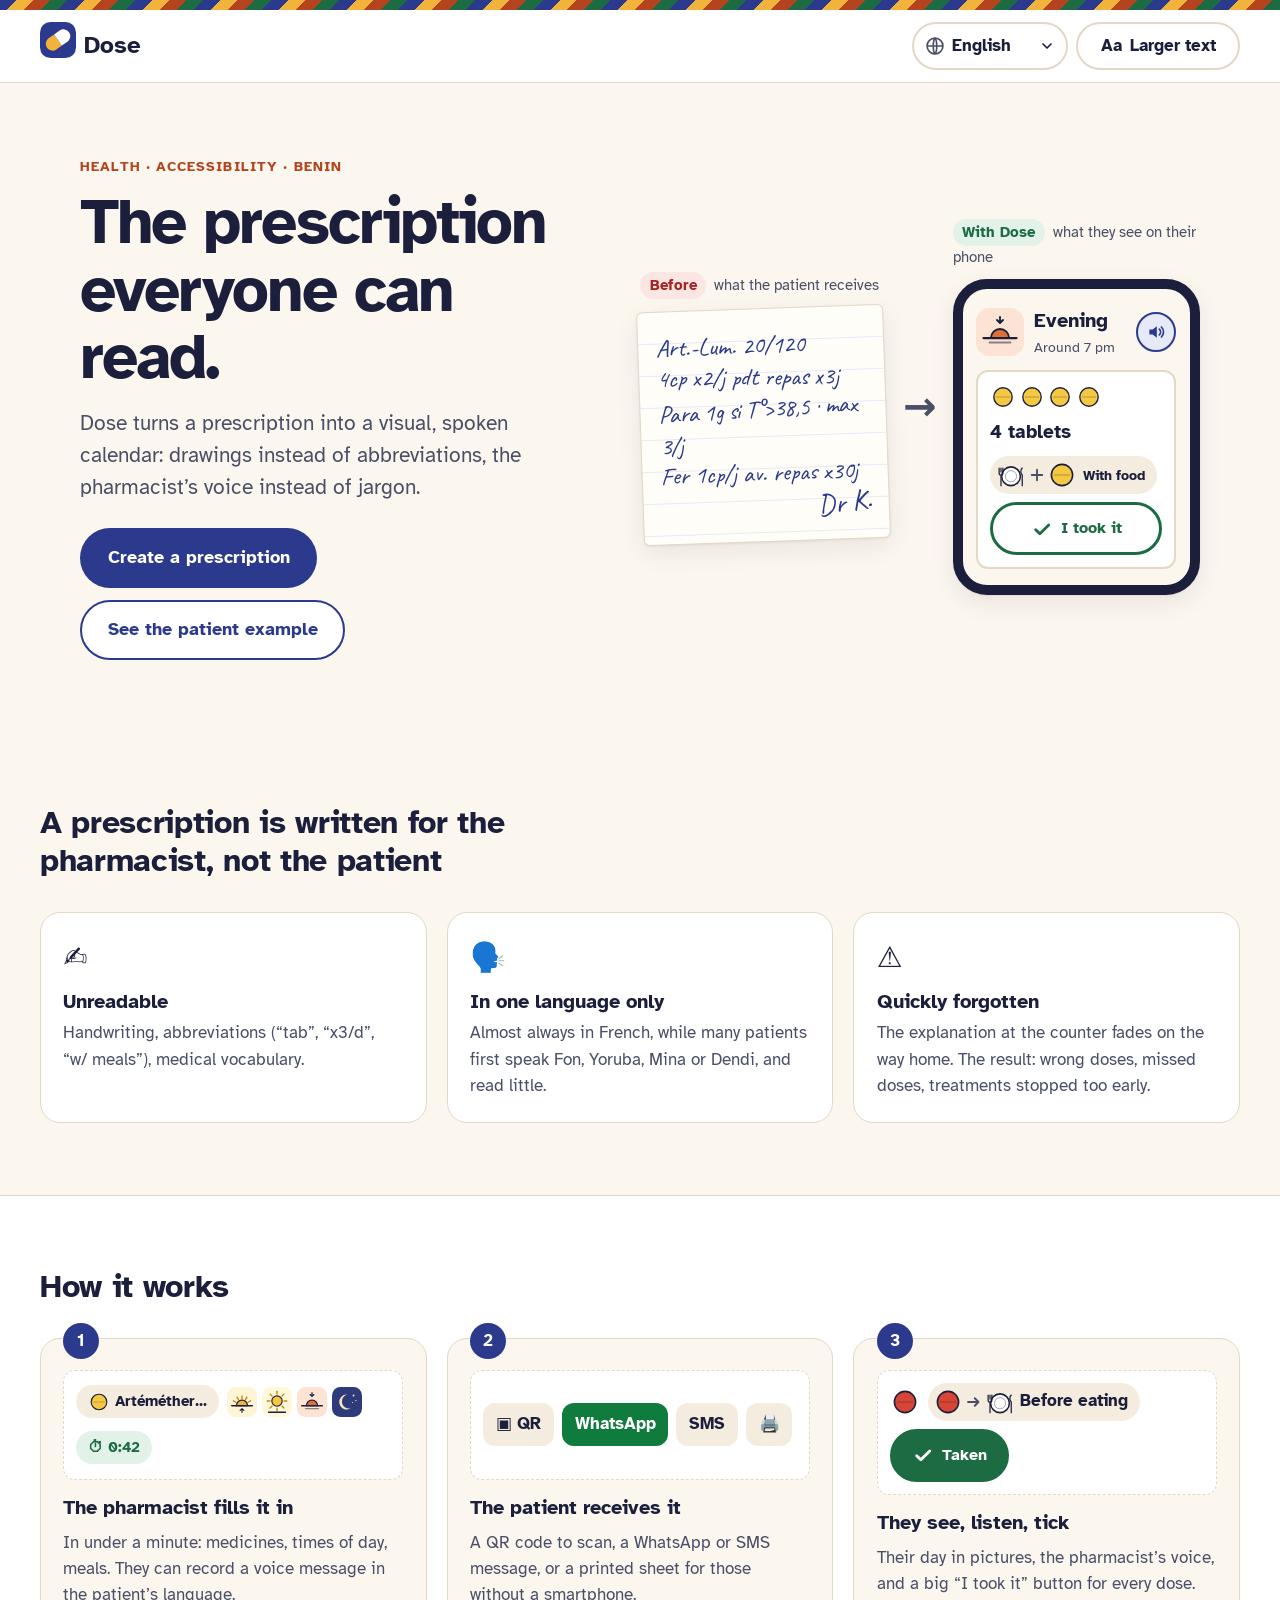
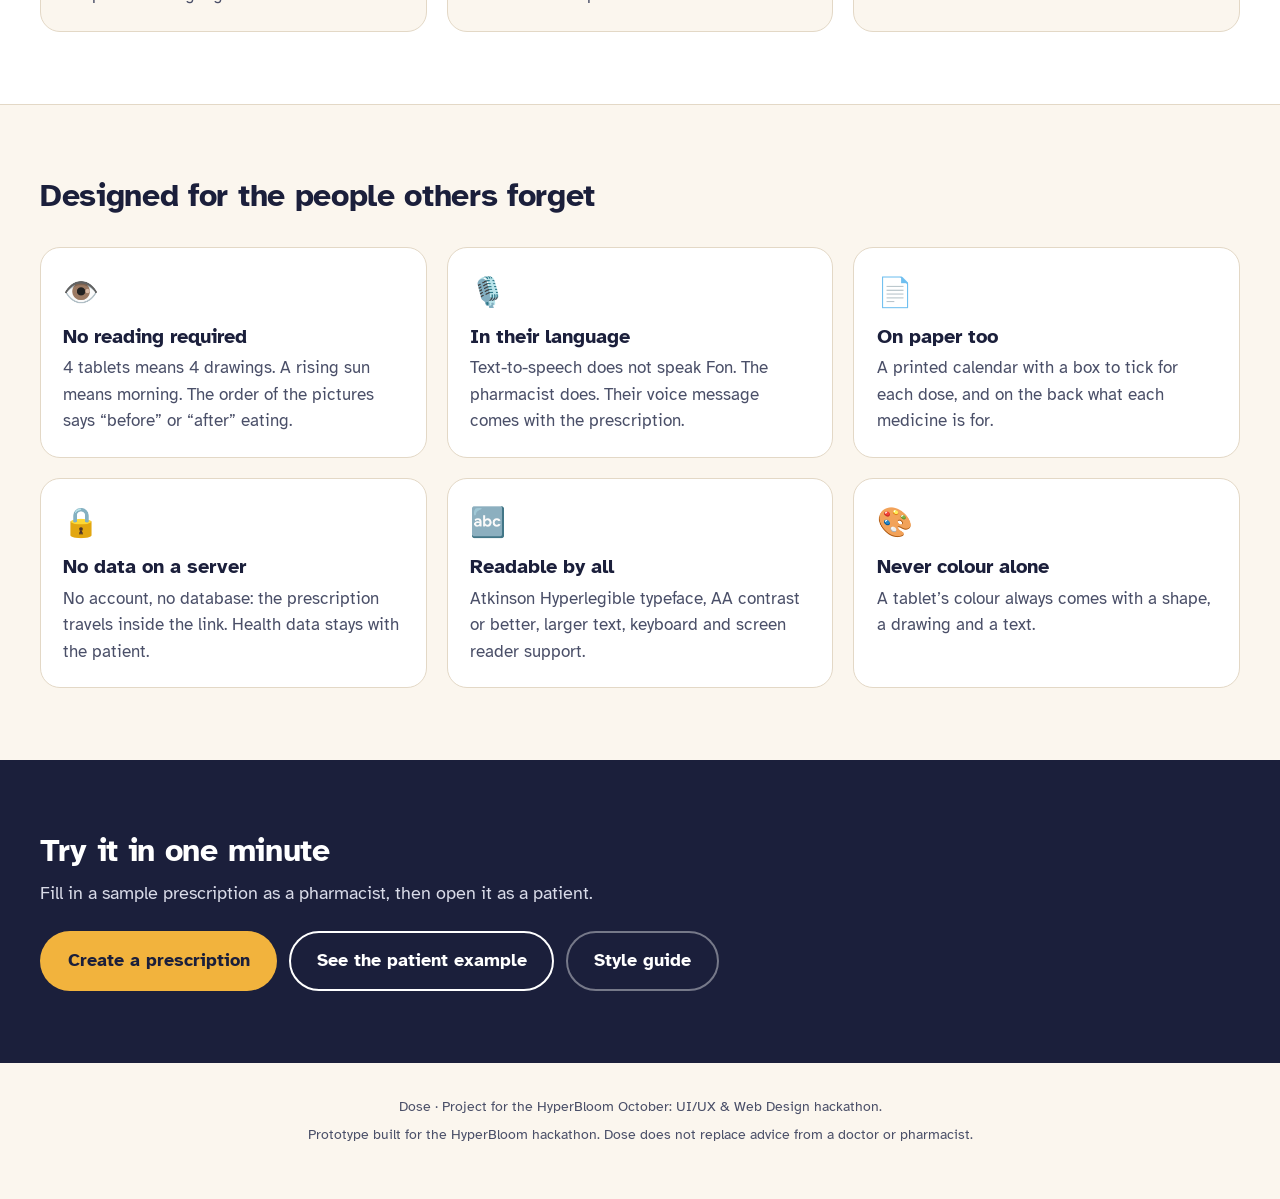
<file: index.html>
<!doctype html>
<html lang="en">
<head>
  <meta charset="utf-8">
  <meta name="viewport" content="width=device-width, initial-scale=1">
  <title>Dose · The prescription everyone can read</title>
  <meta name="description" content="Dose turns a prescription into a visual, spoken calendar for patients who cannot read it.">
  <meta property="og:title" content="Dose · The prescription everyone can read">
  <meta property="og:description" content="Drawings instead of abbreviations, the pharmacist's voice instead of jargon.">
  <link rel="icon" href="assets/img/favicon.svg" type="image/svg+xml">
  <link rel="preconnect" href="https://fonts.googleapis.com">
  <link rel="preconnect" href="https://fonts.gstatic.com" crossorigin>
  <link href="https://fonts.googleapis.com/css2?family=Atkinson+Hyperlegible:ital,wght@0,400;0,700;1,400&family=Caveat:wght@500&display=swap" rel="stylesheet">
  <link rel="stylesheet" href="assets/css/dose.css">
</head>
<body class="landing">
  <a class="skip-link" href="#main" data-i18n="a11y.skip">Skip to content</a>
  <div class="kente" aria-hidden="true"></div>
  <header class="site-header">
    <a class="brand" href="index.html" data-i18n-attr="aria-label:a11y.home"><span data-logo></span><span>Dose</span></a>
    <div class="header-tools" role="group" data-i18n-attr="aria-label:a11y.prefs">
      <label class="lang-select">
        <span class="sr-only" data-i18n="a11y.lang">Language</span>
        <span class="lang-globe" data-globe aria-hidden="true"></span>
        <select data-lang-select></select>
      </label>
      <button type="button" class="btn btn-ghost" data-action="bigtext" aria-pressed="false">
        <span aria-hidden="true">Aa</span> <span class="hide-sm" data-i18n="a11y.bigtext">Larger text</span>
      </button>
    </div>
  </header>

  <main id="main" tabindex="-1">
    <!-- Hero -->
    <section class="hero">
      <div class="hero-text">
        <p class="eyebrow" data-i18n="l.eyebrow"></p>
        <h1 data-i18n="l.title"></h1>
        <p class="hero-lead" data-i18n="l.lead"></p>
        <div class="cta-row">
          <a class="btn btn-primary btn-lg" href="pharmacist.html" data-i18n="l.ctaPharma"></a>
          <a class="btn btn-secondary btn-lg" href="patient.html" data-i18n="l.ctaPatient"></a>
        </div>
      </div>

      <div class="before-after">
        <figure class="ba ba-before">
          <figcaption><span class="ba-tag ba-tag-before" data-i18n="l.before"></span> <span data-i18n="l.beforeCap"></span></figcaption>
          <div class="scrawl" role="img" data-i18n-attr="aria-label:l.scrawlAlt">
            <p class="hand" aria-hidden="true">
              <span>Art.-Lum. 20/120</span>
              <span>4cp x2/j pdt repas x3j</span>
              <span>Para 1g si T°&gt;38,5 · max 3/j</span>
              <span>Fer 1cp/j av. repas x30j</span>
              <span class="sig">Dr K.</span>
            </p>
          </div>
        </figure>
        <span class="ba-arrow" aria-hidden="true">→</span>
        <figure class="ba ba-after">
          <figcaption><span class="ba-tag ba-tag-after" data-i18n="l.after"></span> <span data-i18n="l.afterCap"></span></figcaption>
          <div class="mini-phone" id="mini-card"></div>
        </figure>
      </div>
    </section>

    <!-- Problem -->
    <section class="band" aria-labelledby="problem-title">
      <div class="band-inner">
        <h2 id="problem-title" data-i18n="l.problemTitle"></h2>
        <div class="cards3">
          <article class="feature">
            <span class="feature-icon" aria-hidden="true">✍️</span>
            <h3 data-i18n="l.p1t"></h3><p data-i18n="l.p1"></p>
          </article>
          <article class="feature">
            <span class="feature-icon" aria-hidden="true">🗣️</span>
            <h3 data-i18n="l.p2t"></h3><p data-i18n="l.p2"></p>
          </article>
          <article class="feature">
            <span class="feature-icon" aria-hidden="true">⚠️</span>
            <h3 data-i18n="l.p3t"></h3><p data-i18n="l.p3"></p>
          </article>
        </div>
      </div>
    </section>

    <!-- How it works -->
    <section class="band band-alt" aria-labelledby="how-title">
      <div class="band-inner">
        <h2 id="how-title" data-i18n="l.howTitle"></h2>
        <ol class="steps">
          <li class="step">
            <span class="step-badge" aria-hidden="true">1</span>
            <div class="step-visual" id="step1" aria-hidden="true"></div>
            <h3 data-i18n="l.s1t"></h3><p data-i18n="l.s1"></p>
          </li>
          <li class="step">
            <span class="step-badge" aria-hidden="true">2</span>
            <div class="step-visual step-channels" aria-hidden="true"><span>▣ QR</span><span>WhatsApp</span><span>SMS</span><span>🖨️</span></div>
            <h3 data-i18n="l.s2t"></h3><p data-i18n="l.s2"></p>
          </li>
          <li class="step">
            <span class="step-badge" aria-hidden="true">3</span>
            <div class="step-visual" id="step3" aria-hidden="true"></div>
            <h3 data-i18n="l.s3t"></h3><p data-i18n="l.s3"></p>
          </li>
        </ol>
      </div>
    </section>

    <!-- Principles -->
    <section class="band" aria-labelledby="principles-title">
      <div class="band-inner">
        <h2 id="principles-title" data-i18n="l.prTitle"></h2>
        <div class="cards3">
          <article class="feature"><span class="feature-icon" aria-hidden="true">👁️</span><h3 data-i18n="l.pr1t"></h3><p data-i18n="l.pr1"></p></article>
          <article class="feature"><span class="feature-icon" aria-hidden="true">🎙️</span><h3 data-i18n="l.pr2t"></h3><p data-i18n="l.pr2"></p></article>
          <article class="feature"><span class="feature-icon" aria-hidden="true">📄</span><h3 data-i18n="l.pr3t"></h3><p data-i18n="l.pr3"></p></article>
          <article class="feature"><span class="feature-icon" aria-hidden="true">🔒</span><h3 data-i18n="l.pr4t"></h3><p data-i18n="l.pr4"></p></article>
          <article class="feature"><span class="feature-icon" aria-hidden="true">🔤</span><h3 data-i18n="l.pr5t"></h3><p data-i18n="l.pr5"></p></article>
          <article class="feature"><span class="feature-icon" aria-hidden="true">🎨</span><h3 data-i18n="l.pr6t"></h3><p data-i18n="l.pr6"></p></article>
        </div>
      </div>
    </section>

    <!-- Final call to action -->
    <section class="band band-cta" aria-labelledby="cta-title">
      <div class="band-inner cta-inner">
        <h2 id="cta-title" data-i18n="l.ctaTitle"></h2>
        <p data-i18n="l.ctaText"></p>
        <div class="cta-row">
          <a class="btn btn-primary btn-lg" href="pharmacist.html" data-i18n="l.ctaPharma"></a>
          <a class="btn btn-secondary btn-lg" href="patient.html" data-i18n="l.ctaPatient"></a>
          <a class="btn btn-ghost btn-lg" href="styleguide.html" data-i18n="l.ctaStyle"></a>
        </div>
      </div>
    </section>
  </main>

  <footer class="landing-footer">
    <p data-i18n="l.footer"></p>
    <p data-i18n="disclaimer"></p>
  </footer>

  <script src="assets/js/core.js"></script>
  <script src="assets/js/catalog.js"></script>
  <script src="assets/js/lang-es.js"></script>
  <script src="assets/js/lang-pt.js"></script>
  <script src="assets/js/lang-it.js"></script>
  <script src="assets/js/landing.js"></script>
</body>
</html>
</file>
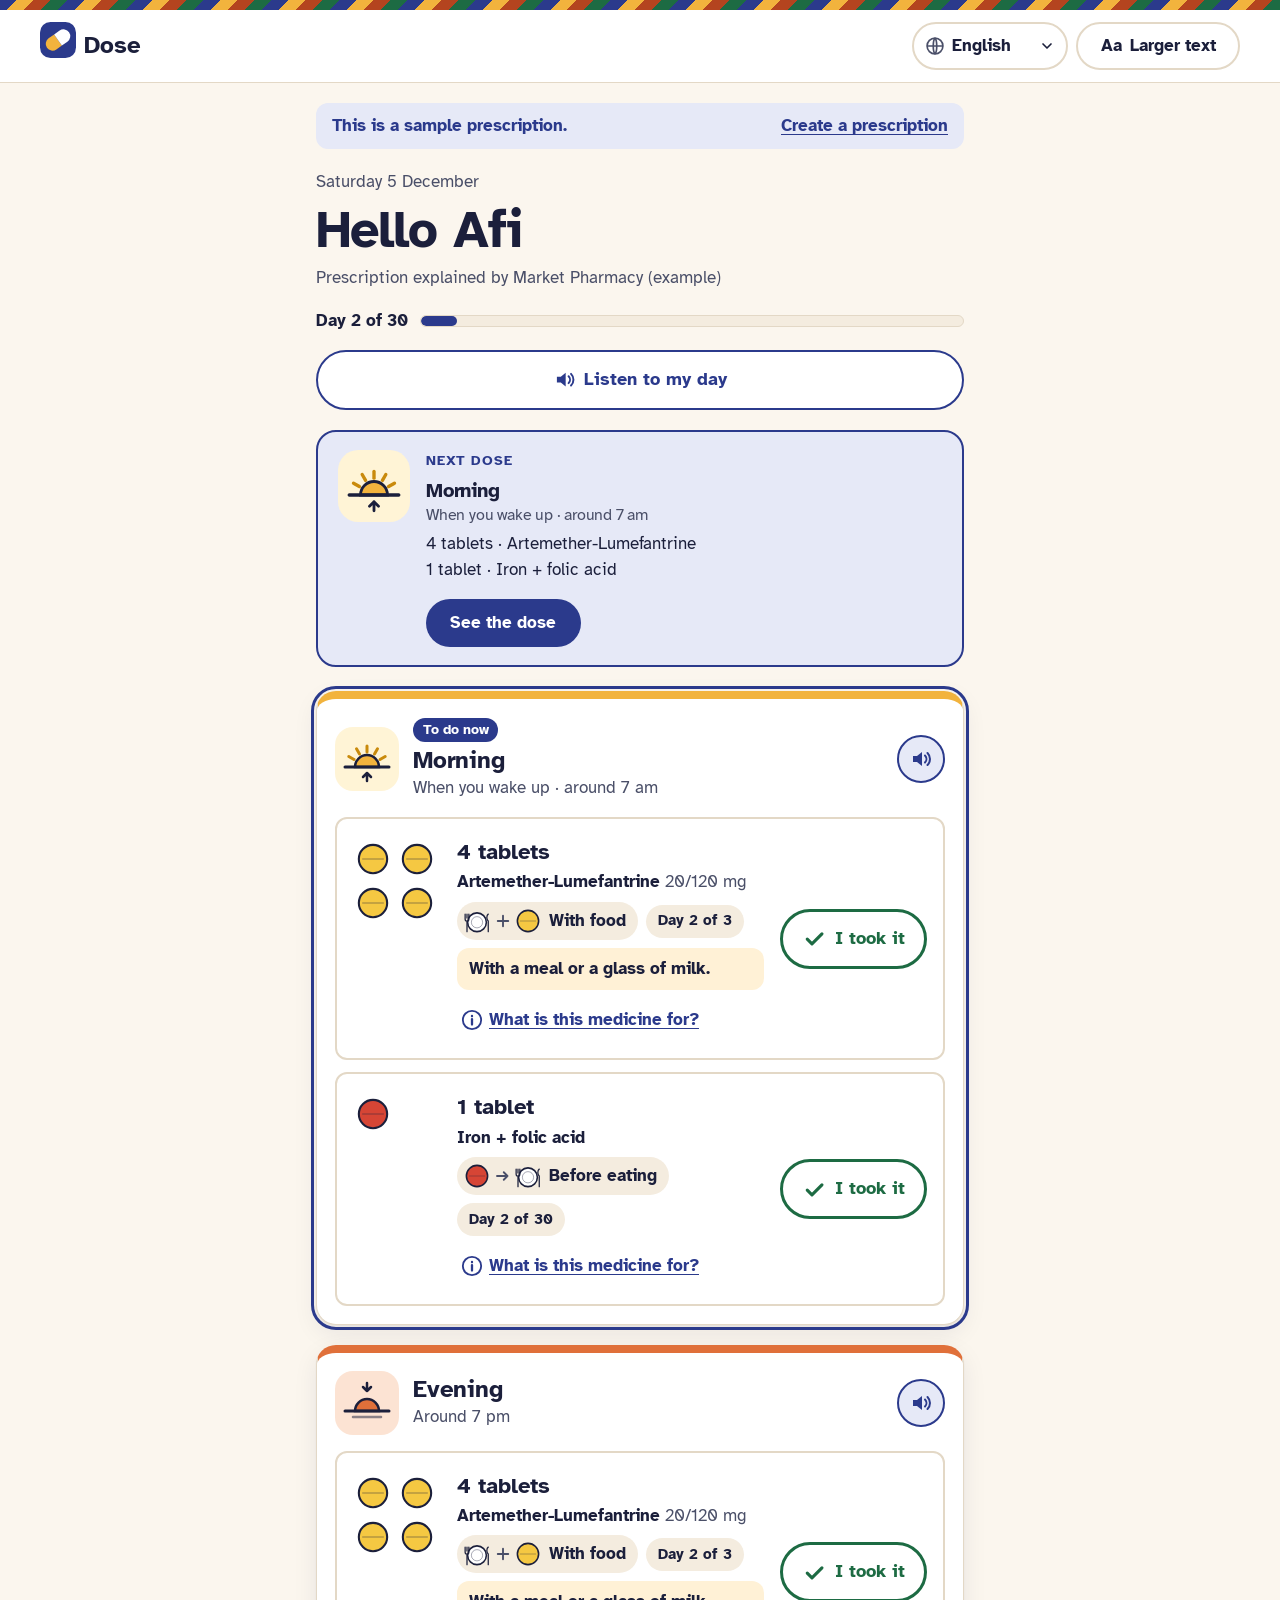
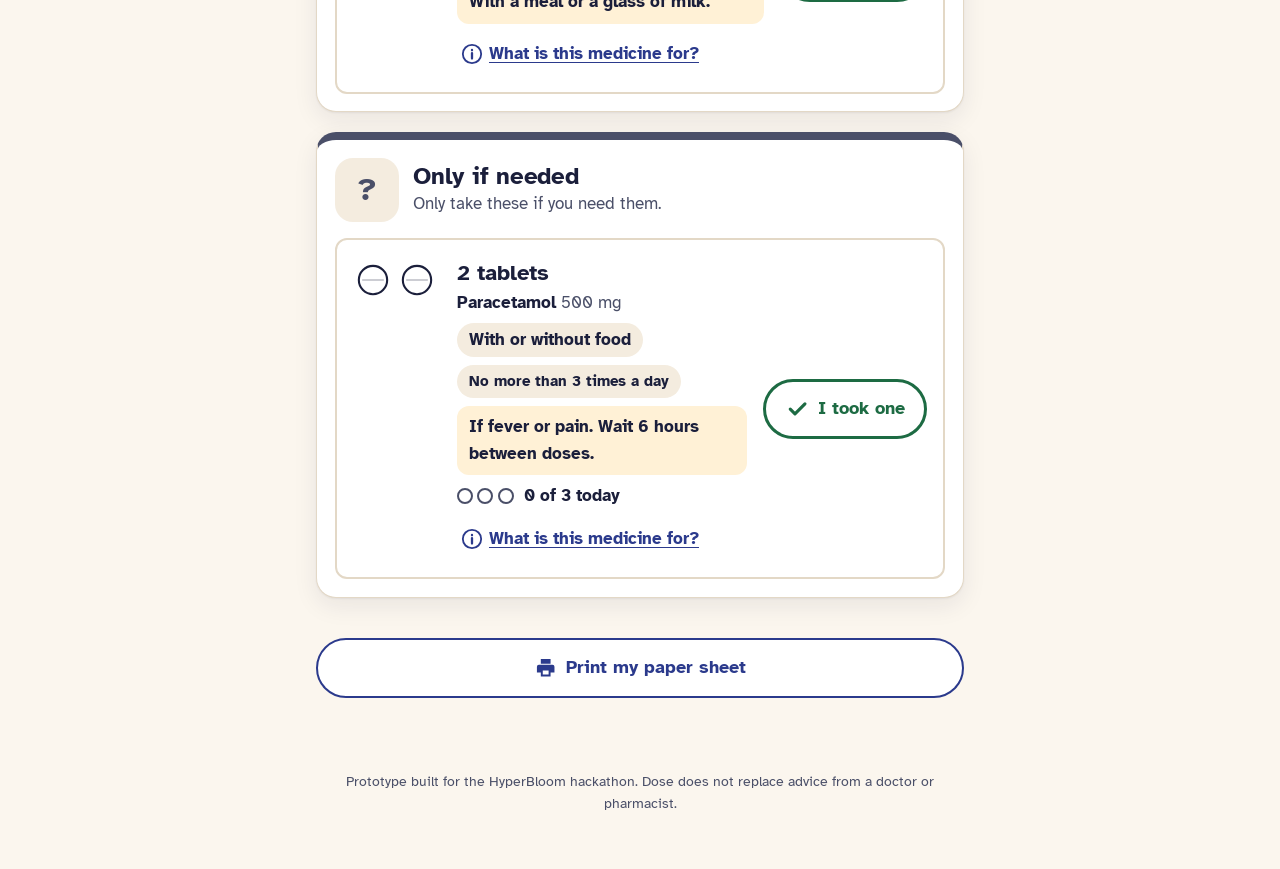
<file: patient.html>
<!doctype html>
<html lang="en">
<head>
  <meta charset="utf-8">
  <meta name="viewport" content="width=device-width, initial-scale=1">
  <meta name="theme-color" content="#FBF6EE">
  <title>Dose · My treatment</title>
  <meta name="description" content="Your prescription explained: what to take, when, and how much.">
  <link rel="icon" href="assets/img/favicon.svg" type="image/svg+xml">
  <link rel="preconnect" href="https://fonts.googleapis.com">
  <link rel="preconnect" href="https://fonts.gstatic.com" crossorigin>
  <link href="https://fonts.googleapis.com/css2?family=Atkinson+Hyperlegible:ital,wght@0,400;0,700;1,400&display=swap" rel="stylesheet">
  <link rel="stylesheet" href="assets/css/dose.css">
</head>
<body class="patient">
  <a class="skip-link" href="#main" data-i18n="a11y.skip">Skip to content</a>
  <div class="kente" aria-hidden="true"></div>
  <header class="site-header">
    <a class="brand" href="index.html" data-i18n-attr="aria-label:a11y.home"><span data-logo></span><span>Dose</span></a>
    <div class="header-tools" role="group" data-i18n-attr="aria-label:a11y.prefs">
      <label class="lang-select">
        <span class="sr-only" data-i18n="a11y.lang">Language</span>
        <span class="lang-globe" data-globe aria-hidden="true"></span>
        <select data-lang-select></select>
      </label>
      <button type="button" class="btn btn-ghost" data-action="bigtext" aria-pressed="false">
        <span aria-hidden="true">Aa</span> <span class="hide-sm" data-i18n="a11y.bigtext">Larger text</span>
      </button>
    </div>
  </header>

  <main id="main" tabindex="-1">
    <div id="app"></div>
  </main>

  <footer class="patient-footer"><p data-i18n="disclaimer"></p></footer>

  <div id="print-sheet" class="print-only"></div>

  <dialog id="fiche" class="sheet" aria-labelledby="fiche-title"></dialog>
  <div class="sr-only" aria-live="polite" id="live"></div>

  <script src="assets/js/core.js"></script>
  <script src="assets/js/catalog.js"></script>
  <script src="assets/js/lang-es.js"></script>
  <script src="assets/js/lang-pt.js"></script>
  <script src="assets/js/lang-it.js"></script>
  <script src="assets/js/patient.js"></script>
</body>
</html>
</file>
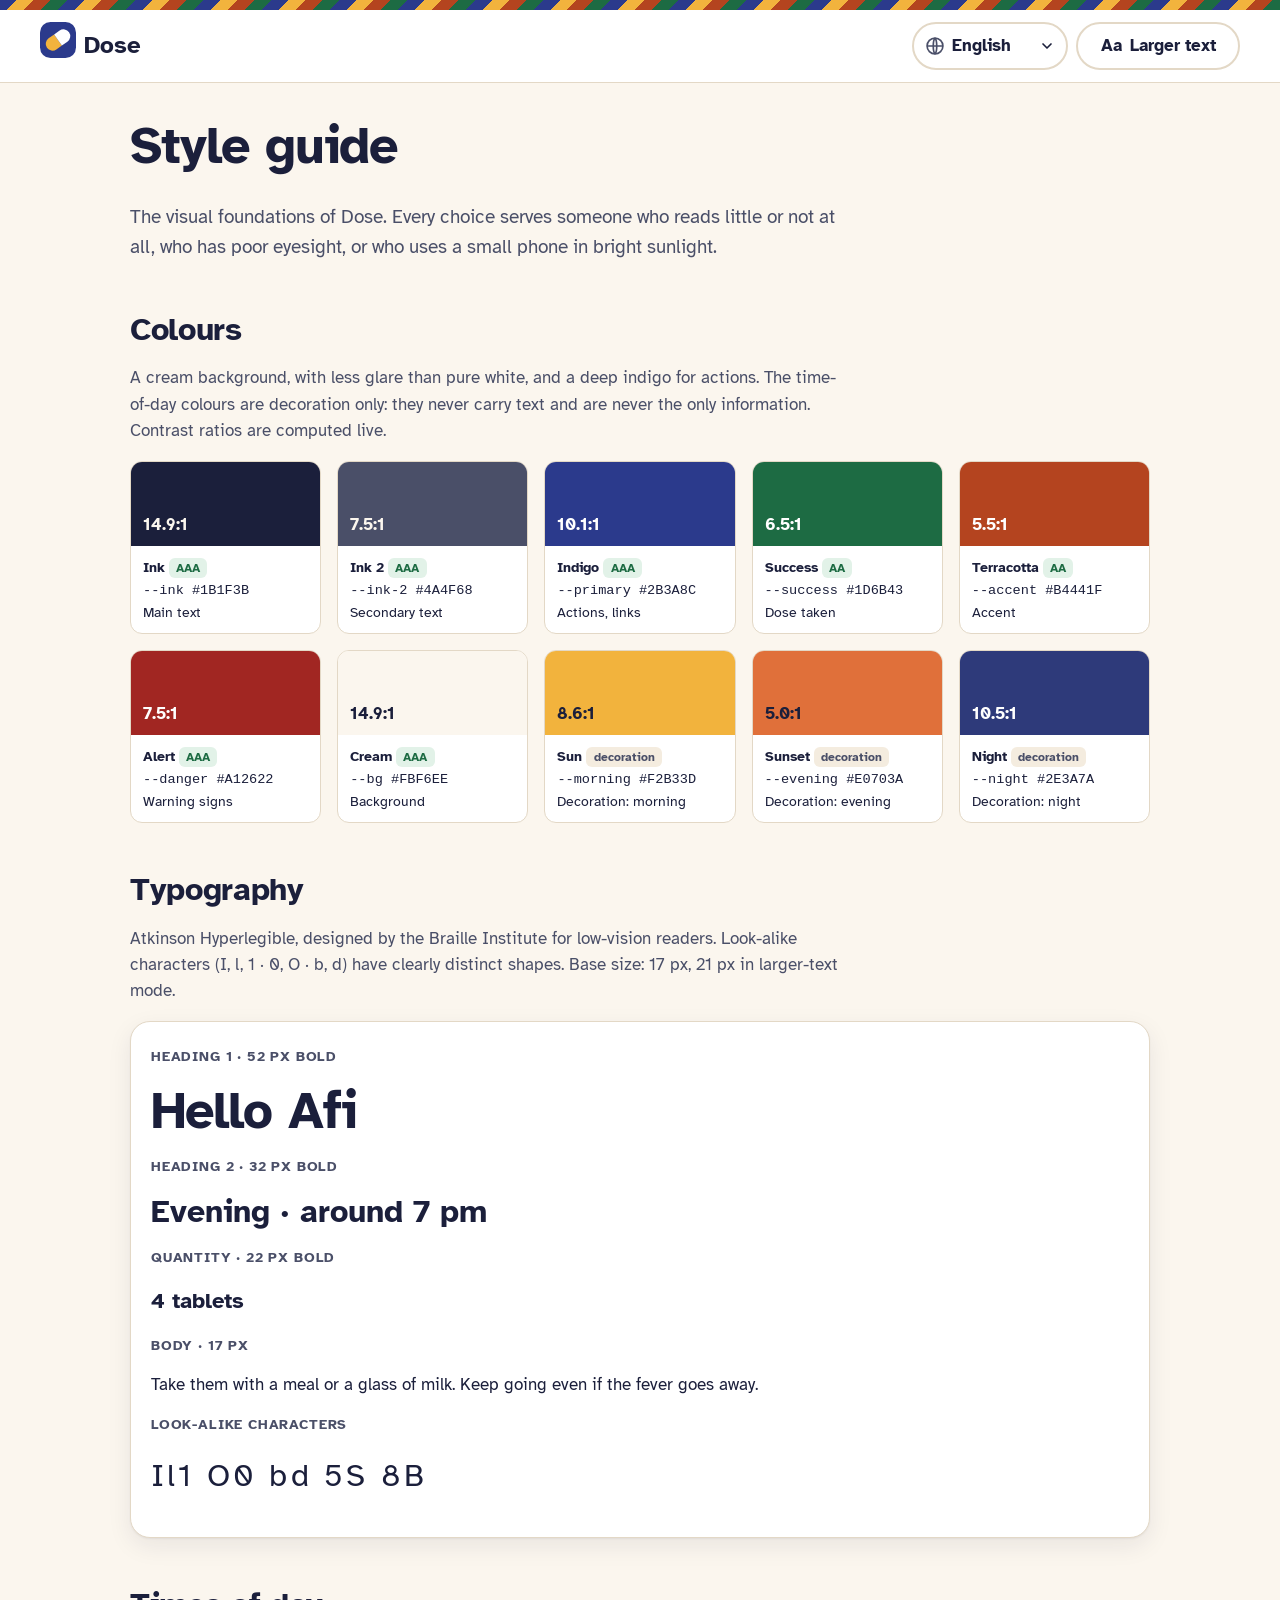
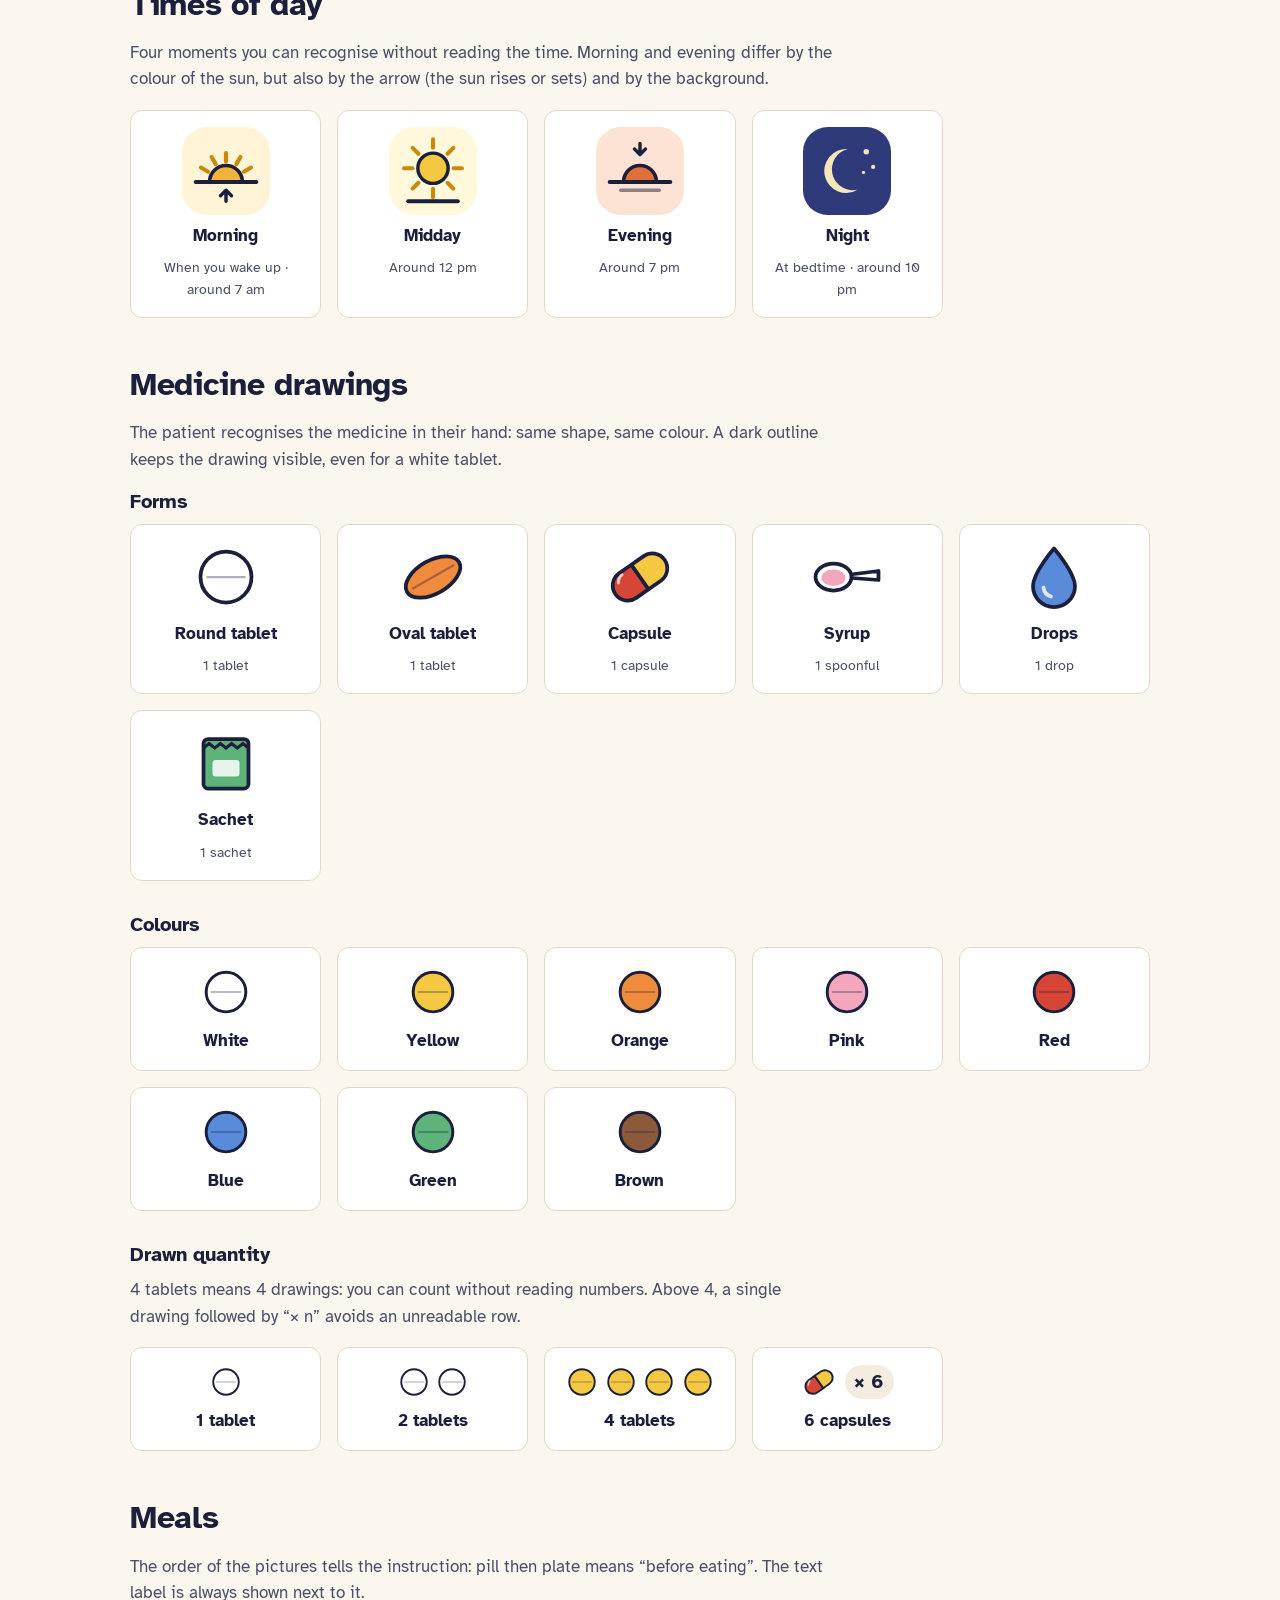
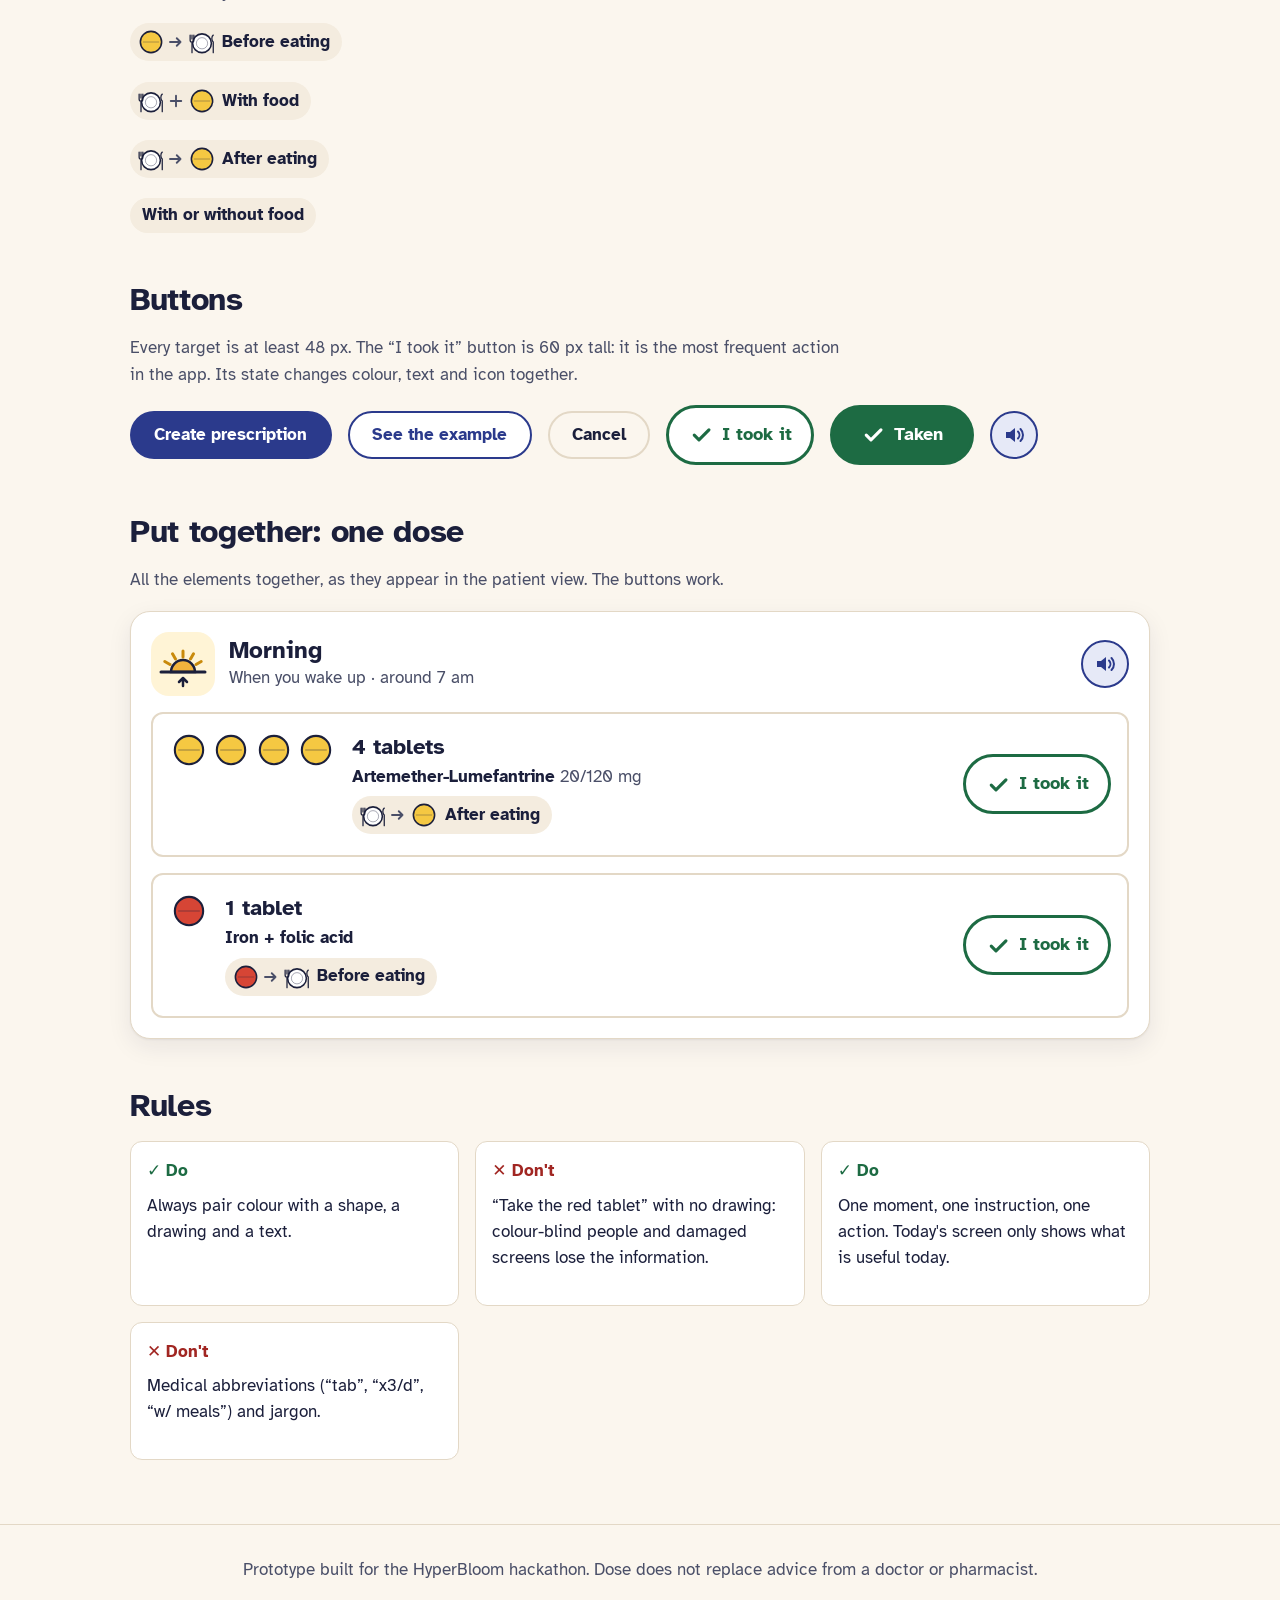
<file: styleguide.html>
<!doctype html>
<html lang="en">
<head>
  <meta charset="utf-8">
  <meta name="viewport" content="width=device-width, initial-scale=1">
  <title>Dose · Style guide</title>
  <meta name="description" content="Dose colours, typography, medicine drawings and pictograms.">
  <link rel="icon" href="assets/img/favicon.svg" type="image/svg+xml">
  <link rel="preconnect" href="https://fonts.googleapis.com">
  <link rel="preconnect" href="https://fonts.gstatic.com" crossorigin>
  <link href="https://fonts.googleapis.com/css2?family=Atkinson+Hyperlegible:ital,wght@0,400;0,700;1,400&display=swap" rel="stylesheet">
  <link rel="stylesheet" href="assets/css/dose.css">
</head>
<body class="sg">
  <a class="skip-link" href="#main" data-i18n="a11y.skip">Skip to content</a>
  <div class="kente" aria-hidden="true"></div>
  <header class="site-header">
    <a class="brand" href="index.html" data-i18n-attr="aria-label:a11y.home"><span data-logo></span><span>Dose</span></a>
    <div class="header-tools" role="group" data-i18n-attr="aria-label:a11y.prefs">
      <label class="lang-select">
        <span class="sr-only" data-i18n="a11y.lang">Language</span>
        <span class="lang-globe" data-globe aria-hidden="true"></span>
        <select data-lang-select></select>
      </label>
      <button type="button" class="btn btn-ghost" data-action="bigtext" aria-pressed="false">
        <span aria-hidden="true">Aa</span> <span data-i18n="a11y.bigtext">Larger text</span>
      </button>
    </div>
  </header>

  <main id="main">
    <h1>Style guide</h1>
    <p class="lead">The visual foundations of Dose. Every choice serves someone who reads little or not at all, who has poor eyesight, or who uses a small phone in bright sunlight.</p>

    <section aria-labelledby="sg-colors">
      <h2 id="sg-colors">Colours</h2>
      <p class="section-intro">A cream background, with less glare than pure white, and a deep indigo for actions. The time-of-day colours are decoration only: they never carry text and are never the only information. Contrast ratios are computed live.</p>
      <div class="sg-grid" id="swatches"></div>
    </section>

    <section aria-labelledby="sg-type" class="type-specimen">
      <h2 id="sg-type">Typography</h2>
      <p class="section-intro">Atkinson Hyperlegible, designed by the Braille Institute for low-vision readers. Look-alike characters (I, l, 1 · 0, O · b, d) have clearly distinct shapes. Base size: 17 px, 21 px in larger-text mode.</p>
      <div class="card">
        <p class="label">Heading 1 · 52 px bold</p>
        <p style="font-size:3.25rem;font-weight:700;line-height:1.1;letter-spacing:-.02em">Hello Afi</p>
        <p class="label">Heading 2 · 32 px bold</p>
        <p style="font-size:2rem;font-weight:700;line-height:1.2">Evening · around 7 pm</p>
        <p class="label">Quantity · 22 px bold</p>
        <p style="font-size:1.375rem;font-weight:700">4 tablets</p>
        <p class="label">Body · 17 px</p>
        <p>Take them with a meal or a glass of milk. Keep going even if the fever goes away.</p>
        <p class="label">Look-alike characters</p>
        <p style="font-size:2rem;letter-spacing:.1em">Il1 O0 bd 5S 8B</p>
      </div>
    </section>

    <section aria-labelledby="sg-moments">
      <h2 id="sg-moments">Times of day</h2>
      <p class="section-intro">Four moments you can recognise without reading the time. Morning and evening differ by the colour of the sun, but also by the arrow (the sun rises or sets) and by the background.</p>
      <div class="sg-grid" id="moments"></div>
    </section>

    <section aria-labelledby="sg-pills">
      <h2 id="sg-pills">Medicine drawings</h2>
      <p class="section-intro">The patient recognises the medicine in their hand: same shape, same colour. A dark outline keeps the drawing visible, even for a white tablet.</p>
      <h3>Forms</h3>
      <div class="sg-grid" id="forms"></div>
      <h3 style="margin-top:2rem">Colours</h3>
      <div class="sg-grid" id="colors"></div>
      <h3 style="margin-top:2rem">Drawn quantity</h3>
      <p class="section-intro">4 tablets means 4 drawings: you can count without reading numbers. Above 4, a single drawing followed by “× n” avoids an unreadable row.</p>
      <div class="sg-grid" id="quantities"></div>
    </section>

    <section aria-labelledby="sg-meals">
      <h2 id="sg-meals">Meals</h2>
      <p class="section-intro">The order of the pictures tells the instruction: pill then plate means “before eating”. The text label is always shown next to it.</p>
      <div class="stack" id="meals"></div>
    </section>

    <section aria-labelledby="sg-buttons">
      <h2 id="sg-buttons">Buttons</h2>
      <p class="section-intro">Every target is at least 48 px. The “I took it” button is 60 px tall: it is the most frequent action in the app. Its state changes colour, text and icon together.</p>
      <div class="row" id="buttons"></div>
    </section>

    <section aria-labelledby="sg-assembled">
      <h2 id="sg-assembled">Put together: one dose</h2>
      <p class="section-intro">All the elements together, as they appear in the patient view. The buttons work.</p>
      <div class="card" id="assembled"></div>
    </section>

    <section aria-labelledby="sg-rules">
      <h2 id="sg-rules">Rules</h2>
      <div class="do-dont">
        <div class="tile"><span class="tag-do">✓ Do</span><p>Always pair colour with a shape, a drawing and a text.</p></div>
        <div class="tile"><span class="tag-dont">✕ Don't</span><p>“Take the red tablet” with no drawing: colour-blind people and damaged screens lose the information.</p></div>
        <div class="tile"><span class="tag-do">✓ Do</span><p>One moment, one instruction, one action. Today's screen only shows what is useful today.</p></div>
        <div class="tile"><span class="tag-dont">✕ Don't</span><p>Medical abbreviations (“tab”, “x3/d”, “w/ meals”) and jargon.</p></div>
      </div>
    </section>
  </main>

  <footer><p data-i18n="disclaimer"></p></footer>

  <script src="assets/js/core.js"></script>
  <script src="assets/js/catalog.js"></script>
  <script src="assets/js/lang-es.js"></script>
  <script src="assets/js/lang-pt.js"></script>
  <script src="assets/js/lang-it.js"></script>
  <script>
  (function () {
    const D = window.Dose, t = D.t, esc = D.esc;

    /* WCAG contrast */
    const lum = (hex) => {
      const n = parseInt(hex.slice(1), 16);
      return [(n >> 16) & 255, (n >> 8) & 255, n & 255]
        .map((v) => { v /= 255; return v <= 0.03928 ? v / 12.92 : Math.pow((v + 0.055) / 1.055, 2.4); })
        .reduce((acc, v, i) => acc + v * [0.2126, 0.7152, 0.0722][i], 0);
    };
    const ratio = (a, b) => { const [x, y] = [lum(a), lum(b)].sort((m, n) => n - m); return (x + 0.05) / (y + 0.05); };

    const SWATCHES = [
      { name: 'Ink', token: '--ink', hex: '#1B1F3B', on: '#FBF6EE', role: 'Main text' },
      { name: 'Ink 2', token: '--ink-2', hex: '#4A4F68', on: '#FBF6EE', role: 'Secondary text' },
      { name: 'Indigo', token: '--primary', hex: '#2B3A8C', on: '#FFFFFF', role: 'Actions, links' },
      { name: 'Success', token: '--success', hex: '#1D6B43', on: '#FFFFFF', role: 'Dose taken' },
      { name: 'Terracotta', token: '--accent', hex: '#B4441F', on: '#FFFFFF', role: 'Accent' },
      { name: 'Alert', token: '--danger', hex: '#A12622', on: '#FFFFFF', role: 'Warning signs' },
      { name: 'Cream', token: '--bg', hex: '#FBF6EE', on: '#1B1F3B', role: 'Background' },
      { name: 'Sun', token: '--morning', hex: '#F2B33D', on: '#1B1F3B', role: 'Decoration: morning', deco: true },
      { name: 'Sunset', token: '--evening', hex: '#E0703A', on: '#1B1F3B', role: 'Decoration: evening', deco: true },
      { name: 'Night', token: '--night', hex: '#2E3A7A', on: '#FFFFFF', role: 'Decoration: night', deco: true }
    ];

    function render() {
      document.getElementById('swatches').innerHTML = SWATCHES.map((s) => {
        const r = ratio(s.hex, s.on);
        const badge = s.deco ? '<span class="badge-aa badge-deco">decoration</span>'
          : `<span class="badge-aa">${r >= 7 ? 'AAA' : r >= 4.5 ? 'AA' : 'AA large'}</span>`;
        return `<div class="swatch">
          <div class="swatch-color" style="background:${s.hex};color:${s.on}">${r.toFixed(1)}:1</div>
          <div class="swatch-meta"><strong>${s.name}</strong> ${badge}<br><code>${s.token} ${s.hex}</code><br>${s.role}</div>
        </div>`;
      }).join('');

      document.getElementById('moments').innerHTML = D.MOMENTS.map((m) => `
        <div class="tile">${D.momentSVG(m.id, 88)}<strong>${esc(t('moment.' + m.id))}</strong><small>${esc(t('moment.' + m.id + '.hint'))}</small></div>`).join('');

      const formColor = { round: ['white'], oval: ['orange'], capsule: ['red', 'yellow'], syrup: ['pink'], drops: ['blue'], sachet: ['green'] };
      document.getElementById('forms').innerHTML = D.FORMS.map((f) => `
        <div class="tile">${D.pillSVG(f, formColor[f][0], formColor[f][1], 72)}<strong>${esc(t('form.' + f))}</strong><small>1 ${esc(D.unit(f, 1))}</small></div>`).join('');

      document.getElementById('colors').innerHTML = Object.keys(D.COLORS).map((c) => `
        <div class="tile">${D.pillSVG('round', c, null, 56)}<strong>${esc(t('color.' + c))}</strong></div>`).join('');

      document.getElementById('quantities').innerHTML = [
        { q: 1, f: 'round', c: 'white' }, { q: 2, f: 'round', c: 'white' },
        { q: 4, f: 'round', c: 'yellow' }, { q: 6, f: 'capsule', c: 'red', c2: 'yellow' }
      ].map((m) => `<div class="tile">${D.pillsHTML(m, 36)}<strong>${m.q} ${esc(D.unit(m.f, m.q))}</strong></div>`).join('');

      const sample = { f: 'round', c: 'yellow' };
      document.getElementById('meals').innerHTML = D.MEALS.map((m) => `<div>${D.mealHTML(m, sample)}</div>`).join('');

      document.getElementById('buttons').innerHTML = `
        <button type="button" class="btn btn-primary">Create prescription</button>
        <button type="button" class="btn btn-secondary">See the example</button>
        <button type="button" class="btn btn-ghost">Cancel</button>
        <button type="button" class="take" aria-pressed="false">${D.ICON.check}<span>${esc(t('take'))}</span></button>
        <button type="button" class="take" aria-pressed="true">${D.ICON.check}<span>${esc(t('taken'))}</span></button>
        <button type="button" class="listen" aria-label="${esc(t('listen'))}">${D.ICON.speaker}</button>`;

      const doses = [
        { k: 'al', n: t('med.al'), s: '20/120 mg', f: 'round', c: 'yellow', q: 4, r: 'after' },
        { k: 'fer', n: t('med.fer'), s: '', f: 'round', c: 'red', q: 1, r: 'before' }
      ];
      document.getElementById('assembled').innerHTML = `
        <div class="moment-head">${D.momentSVG('morning', 64)}
          <div><h3>${esc(t('moment.morning'))}</h3><p>${esc(t('moment.morning.hint'))}</p></div>
          <button type="button" class="listen" aria-label="${esc(t('listen'))}">${D.ICON.speaker}</button>
        </div>
        <div class="stack">${doses.map((m) => `
          <div class="dose">
            <div>${D.pillsHTML(m, 40)}</div>
            <div>
              <p class="dose-qty">${m.q} ${esc(D.unit(m.f, m.q))}</p>
              <p class="dose-name"><strong>${esc(m.n)}</strong> ${esc(m.s)}</p>
              ${D.mealHTML(m.r, m)}
            </div>
            <button type="button" class="take" aria-pressed="false">${D.ICON.check}<span>${esc(t('take'))}</span><span class="sr-only">: ${esc(m.n)}</span></button>
          </div>`).join('')}
        </div>`;
    }

    document.addEventListener('click', (e) => {
      const b = e.target.closest('#assembled .take, #buttons .take');
      if (!b) return;
      const on = b.getAttribute('aria-pressed') !== 'true';
      b.setAttribute('aria-pressed', String(on));
      b.querySelector('span').textContent = t(on ? 'taken' : 'take');
      const card = b.closest('.dose');
      if (card) card.classList.toggle('is-taken', on);
    });

    document.addEventListener('dose:lang', render);
    D.initChrome();
    render();
  })();
  </script>
</body>
</html>
</file>
<file: assets/css/dose.css>
/* =========================================================
   Dose: design system
   Atkinson Hyperlegible · WCAG AA contrast or better
   ========================================================= */

:root {
  /* Surfaces */
  --bg: #FBF6EE;          /* cream, less glare than pure white */
  --surface: #FFFFFF;
  --surface-2: #F4ECDF;
  --line: #E3D8C6;

  /* Text */
  --ink: #1B1F3B;         /* 14.9:1 on --bg */
  --ink-2: #4A4F68;       /* 7.3:1 on --bg */

  /* Brand and states */
  --primary: #2B3A8C;     /* indigo, 10:1 on white */
  --primary-hover: #222E70;
  --primary-soft: #E6E9F7;
  --accent: #B4441F;      /* terracotta, 5.5:1 on white */
  --success: #1D6B43;     /* 6.5:1 on white */
  --success-soft: #E2F2E8;
  --warn: #7A4300;
  --warn-soft: #FFF1D6;
  --danger: #A12622;
  --danger-soft: #FCE6E4;

  /* Times of day (decoration only, never carry text) */
  --morning: #F2B33D;
  --noon: #F5C842;
  --evening: #E0703A;
  --night: #2E3A7A;

  /* Shape */
  --radius: 20px;
  --radius-sm: 12px;
  --radius-pill: 999px;
  --shadow: 0 1px 2px rgba(27, 31, 59, .06), 0 8px 24px rgba(27, 31, 59, .08);
  --tap: 48px;            /* minimum touch target */

  --font: "Atkinson Hyperlegible", system-ui, -apple-system, "Segoe UI", Roboto, sans-serif;
  --hand: "Caveat", "Comic Sans MS", cursive;

  --kente: repeating-linear-gradient(135deg,
    var(--primary) 0 12px, var(--morning) 12px 24px,
    var(--accent) 24px 36px, var(--success) 36px 48px);
}

html.big-text { font-size: 125%; }

*, *::before, *::after { box-sizing: border-box; }

body {
  margin: 0;
  font-family: var(--font);
  font-size: 1.0625rem;
  line-height: 1.55;
  color: var(--ink);
  background: var(--bg);
  -webkit-font-smoothing: antialiased;
}

h1, h2, h3, h4 { line-height: 1.2; margin: 0 0 .5em; }
h1 { font-size: clamp(2rem, 5vw, 3.25rem); letter-spacing: -.02em; }
h2 { font-size: clamp(1.5rem, 3.2vw, 2rem); letter-spacing: -.01em; }
h3 { font-size: 1.25rem; }
p { margin: 0 0 1em; }
a { color: var(--primary); text-underline-offset: .2em; }
img, svg { max-width: 100%; }

:focus-visible {
  outline: 3px solid var(--ink);
  outline-offset: 3px;
  box-shadow: 0 0 0 7px var(--morning);
  border-radius: 6px;
}

[hidden] { display: none !important; }

.sr-only {
  position: absolute !important; width: 1px; height: 1px; padding: 0; margin: -1px;
  overflow: hidden; clip: rect(0 0 0 0); white-space: nowrap; border: 0;
}

.skip-link {
  position: absolute; left: 1rem; top: -4rem; z-index: 100;
  background: var(--ink); color: #fff; padding: .75rem 1rem; border-radius: var(--radius-sm);
}
.skip-link:focus { top: 1rem; }

.kente { height: 10px; background: var(--kente); }

/* ---------- Header ---------- */
.site-header {
  display: flex; align-items: center; justify-content: space-between; gap: 1rem;
  padding: .75rem clamp(1rem, 4vw, 2.5rem);
  background: var(--surface); border-bottom: 1px solid var(--line);
}
.brand {
  display: inline-flex; align-items: center; gap: .5rem;
  font-weight: 700; font-size: 1.5rem; color: var(--ink); text-decoration: none;
}
.brand svg { width: 36px; height: 36px; }
.header-tools { display: flex; align-items: center; gap: .5rem; flex-wrap: wrap; }

/* ---------- Buttons ---------- */
.btn {
  display: inline-flex; align-items: center; justify-content: center; gap: .5rem;
  min-height: var(--tap); padding: .7rem 1.4rem;
  font: inherit; font-weight: 700; line-height: 1.2; text-decoration: none;
  border-radius: var(--radius-pill); border: 2px solid transparent;
  cursor: pointer; transition: background-color .15s, transform .1s;
}
.btn:active { transform: translateY(1px); }
.btn[disabled] { opacity: .55; cursor: not-allowed; }
.btn-primary { background: var(--primary); color: #fff; }
.btn-primary:hover { background: var(--primary-hover); }
.btn-secondary { background: var(--surface); color: var(--primary); border-color: var(--primary); }
.btn-secondary:hover { background: var(--primary-soft); }
.btn-ghost { background: transparent; color: var(--ink); border-color: var(--line); }
.btn-ghost:hover { background: var(--surface-2); }
.btn-ghost[aria-pressed="true"] { background: var(--ink); color: #fff; border-color: var(--ink); }
.btn-lg { min-height: 60px; font-size: 1.125rem; padding: .9rem 1.6rem; }

/* “I took it” button */
.take {
  min-height: 60px; min-width: 9rem; padding: .7rem 1.2rem;
  font: inherit; font-weight: 700; font-size: 1.125rem;
  border-radius: var(--radius-pill); cursor: pointer;
  color: var(--success); background: var(--surface); border: 3px solid var(--success);
  display: inline-flex; align-items: center; justify-content: center; gap: .5rem;
}
.take:hover { background: var(--success-soft); }
.take[aria-pressed="true"] { background: var(--success); color: #fff; }
.take .check { width: 1.4em; height: 1.4em; }

/* Listen button */
.listen {
  width: var(--tap); height: var(--tap); flex: none;
  display: inline-grid; place-items: center;
  border-radius: 50%; border: 2px solid var(--primary);
  background: var(--primary-soft); color: var(--primary); cursor: pointer;
}
.listen svg { width: 24px; height: 24px; }
.listen[aria-pressed="true"] { background: var(--primary); color: #fff; }

/* Language picker */
.lang-select {
  position: relative; display: inline-flex; align-items: center;
  border: 2px solid var(--line); border-radius: var(--radius-pill); background: var(--surface);
}
.lang-select:focus-within { outline: 3px solid var(--ink); outline-offset: 3px; box-shadow: 0 0 0 7px var(--morning); }
.lang-globe { position: absolute; left: .7rem; display: grid; pointer-events: none; color: var(--ink-2); }
.lang-globe svg { width: 20px; height: 20px; }
.lang-select select {
  appearance: none; -webkit-appearance: none; font: inherit; font-weight: 700; color: var(--ink);
  min-height: 44px; padding: 0 2rem 0 2.4rem; border: 0; background: transparent; border-radius: var(--radius-pill); cursor: pointer;
  background-image: url("data:image/svg+xml,%3Csvg xmlns='http://www.w3.org/2000/svg' viewBox='0 0 24 24'%3E%3Cpath d='M6 9l6 6 6-6' fill='none' stroke='%231B1F3B' stroke-width='2.5' stroke-linecap='round' stroke-linejoin='round'/%3E%3C/svg%3E");
  background-repeat: no-repeat; background-position: right .7rem center; background-size: 16px;
}
.lang-select select:focus-visible { outline: none; box-shadow: none; }
.hint-voice.hint-info { background: var(--primary-soft); color: var(--primary); }

/* Segmented control */
.segmented { display: inline-flex; border: 2px solid var(--line); border-radius: var(--radius-pill); padding: 2px; }
.segmented button {
  min-height: 40px; min-width: 44px; padding: 0 .8rem; font: inherit; font-weight: 700;
  border: 0; background: transparent; color: var(--ink-2); border-radius: var(--radius-pill); cursor: pointer;
}
.segmented button[aria-pressed="true"] { background: var(--ink); color: #fff; }

/* ---------- Cards ---------- */
.card {
  background: var(--surface); border: 1px solid var(--line);
  border-radius: var(--radius); box-shadow: var(--shadow); padding: 1.25rem;
}

/* ---------- Pictograms ---------- */
.pill { display: block; flex: none; }
.pill-row { display: flex; flex-wrap: wrap; align-items: center; gap: .15rem; }
.pill-count {
  font-weight: 700; font-size: 1.25rem; margin-left: .35rem;
  background: var(--surface-2); border-radius: var(--radius-pill); padding: .1rem .6rem;
}

.moment-icon { display: block; flex: none; }

.meal-seq {
  display: inline-flex; align-items: center; gap: .35rem;
  background: var(--surface-2); border-radius: var(--radius-pill);
  padding: .25rem .75rem .25rem .35rem; font-weight: 700; color: var(--ink);
}
.meal-seq.no-seq { padding-left: .75rem; }
.meal-seq { max-width: 100%; }
.meal-seq .seq { display: inline-flex; align-items: center; gap: .1rem; }
.meal-seq svg { width: 30px; height: 30px; flex: none; }
.meal-seq .seq { flex: none; }
.meal-seq .arrow { width: 18px !important; height: 18px !important; color: var(--ink-2); }

/* Dose card (component preview) */
.dose {
  display: grid; grid-template-columns: auto 1fr auto; align-items: center; gap: 1rem;
  padding: 1rem; border-radius: var(--radius-sm); background: var(--surface);
  border: 2px solid var(--line);
}
.dose.is-taken { border-color: var(--success); background: var(--success-soft); }
.dose-qty { font-size: 1.375rem; font-weight: 700; margin: 0; }
.dose-name { margin: 0 0 .4rem; color: var(--ink-2); }
.dose-name strong { color: var(--ink); }
@media (max-width: 560px) {
  .dose { grid-template-columns: auto 1fr; gap: .75rem; }
  .dose > .take, .dose > .prn-actions { grid-column: 1 / -1; }
  .take { width: 100%; }
  .dose-visual { width: 72px; }
  .dose-visual .pill { width: 33px; height: 33px; }
}

.moment-head { display: flex; align-items: center; gap: .9rem; margin-bottom: 1rem; }
.moment-head h3 { margin: 0; font-size: 1.5rem; }
.moment-head p { margin: 0; color: var(--ink-2); }
.moment-head .listen { margin-left: auto; }

/* ---------- Motion ---------- */
@media (prefers-reduced-motion: reduce) {
  *, *::before, *::after { animation: none !important; transition: none !important; scroll-behavior: auto !important; }
}

/* =========================================================
   Style guide
   ========================================================= */
.sg main { max-width: 1100px; margin: 0 auto; padding: 2rem clamp(1rem, 4vw, 2.5rem) 4rem; }
.sg section { margin-top: 3rem; }
.sg .lead { font-size: 1.2rem; color: var(--ink-2); max-width: 60ch; }
.sg .section-intro { color: var(--ink-2); max-width: 65ch; }
.sg-grid { display: grid; gap: 1rem; grid-template-columns: repeat(auto-fill, minmax(170px, 1fr)); }
.swatch { border-radius: var(--radius-sm); overflow: hidden; border: 1px solid var(--line); background: var(--surface); }
.swatch-color { height: 84px; display: flex; align-items: flex-end; padding: .5rem .75rem; font-weight: 700; }
.swatch-meta { padding: .6rem .75rem; font-size: .9rem; }
.swatch-meta code { font-size: .85rem; }
.badge-aa { display: inline-block; font-size: .75rem; font-weight: 700; padding: .05rem .45rem; border-radius: 6px; background: var(--success-soft); color: var(--success); }
.badge-deco { background: var(--surface-2); color: var(--ink-2); }
.type-specimen p { margin: .25rem 0 1rem; }
.type-specimen .label { font-size: .85rem; color: var(--ink-2); text-transform: uppercase; letter-spacing: .06em; font-weight: 700; }
.tile {
  background: var(--surface); border: 1px solid var(--line); border-radius: var(--radius-sm);
  padding: 1rem; display: flex; flex-direction: column; align-items: center; gap: .5rem; text-align: center;
}
.tile small { color: var(--ink-2); }
.row { display: flex; flex-wrap: wrap; gap: 1rem; align-items: center; }
.stack { display: grid; gap: 1rem; }
.do-dont { display: grid; gap: 1rem; grid-template-columns: repeat(auto-fit, minmax(260px, 1fr)); }
.do-dont .tile { align-items: flex-start; text-align: left; }
.tag-do { color: var(--success); font-weight: 700; }
.tag-dont { color: var(--danger); font-weight: 700; }
.sg footer { text-align: center; color: var(--ink-2); padding: 2rem 1rem; border-top: 1px solid var(--line); }

/* =========================================================
   Patient view
   ========================================================= */
.patient main { max-width: 680px; margin: 0 auto; padding: 1.25rem 1rem 3rem; }
.patient main:focus { outline: none; }
.hide-sm { }
@media (max-width: 480px) { .hide-sm { display: none; } }

.icon-btn {
  width: var(--tap); height: var(--tap); flex: none; display: inline-grid; place-items: center;
  border-radius: 50%; border: 2px solid var(--line); background: var(--surface); color: var(--ink); cursor: pointer;
}
.icon-btn svg { width: 22px; height: 22px; }
.icon-btn:hover { background: var(--surface-2); }
.btn svg { width: 1.3em; height: 1.3em; flex: none; }

.demo-banner {
  display: flex; flex-wrap: wrap; gap: .25rem .75rem; align-items: center; justify-content: space-between;
  background: var(--primary-soft); color: var(--primary); border-radius: var(--radius-sm);
  padding: .6rem 1rem; font-weight: 700; margin-bottom: 1.25rem;
}

/* Greeting */
.hello { margin-bottom: 1.25rem; }
.hello-date { color: var(--ink-2); margin: 0 0 .25rem; }
.hello-date::first-letter { text-transform: uppercase; }
.hello h1 { margin-bottom: .25rem; }
.hello-from { color: var(--ink-2); margin-bottom: 1rem; }
.day-progress { display: flex; align-items: center; gap: .75rem; margin-bottom: 1rem; font-weight: 700; }
.day-label { white-space: nowrap; }
.day-bar { flex: 1; height: 12px; background: var(--surface-2); border-radius: var(--radius-pill); overflow: hidden; border: 1px solid var(--line); }
.day-bar span { display: block; height: 100%; background: var(--primary); border-radius: var(--radius-pill); }
.hello-actions { display: flex; flex-wrap: wrap; gap: .75rem; }
.hello-actions .btn { flex: 1 1 240px; }

/* Current status */
.status-stack { display: grid; gap: .75rem; margin-bottom: 1.5rem; }
.status {
  display: flex; gap: 1rem; align-items: flex-start;
  border-radius: var(--radius); padding: 1.1rem 1.25rem; border: 2px solid var(--line); background: var(--surface);
}
.status p { margin: 0 0 .5rem; }
.status p:last-child { margin-bottom: 0; }
.status-title { font-size: 1.25rem; font-weight: 700; margin: 0 0 .35rem; }
.status-kicker { font-weight: 700; color: var(--primary); text-transform: uppercase; letter-spacing: .06em; font-size: .85rem; }
.status-hint { display: block; font-size: 1rem; font-weight: 400; color: var(--ink-2); margin-top: .2rem; }
.status-next { border-color: var(--primary); background: var(--primary-soft); }
.status-next .btn { margin-top: .5rem; }
.status-warn { border-color: #C98A0C; background: var(--warn-soft); color: var(--warn); }
.status-warn .status-title { color: var(--ink); }
.status-done { border-color: var(--success); background: var(--success-soft); }
.status-done .status-title { color: var(--success); }
.status-done::before {
  content: ""; flex: none; width: 44px; height: 44px; border-radius: 50%;
  background: var(--success) url("data:image/svg+xml,%3Csvg xmlns='http://www.w3.org/2000/svg' viewBox='0 0 24 24'%3E%3Cpath d='M5 12.5l4.5 4.5L19 7.5' fill='none' stroke='white' stroke-width='3' stroke-linecap='round' stroke-linejoin='round'/%3E%3C/svg%3E") center / 60% no-repeat;
  animation: pop .4s ease-out;
}
@keyframes pop { 0% { transform: scale(.4); } 70% { transform: scale(1.15); } 100% { transform: scale(1); } }

/* Times of day */
.moment {
  background: var(--surface); border: 1px solid var(--line); border-radius: var(--radius);
  box-shadow: var(--shadow); padding: 1.1rem; margin-bottom: 1.25rem;
  border-top: 8px solid var(--moment-color, var(--line));
  scroll-margin-top: 1rem;
}
.moment-morning { --moment-color: var(--morning); }
.moment-noon { --moment-color: var(--noon); }
.moment-evening { --moment-color: var(--evening); }
.moment-night { --moment-color: var(--night); }
.moment-prn { --moment-color: var(--ink-2); }
.moment.is-next { outline: 3px solid var(--primary); outline-offset: 2px; }
.moment-head h2 { margin: 0; font-size: 1.5rem; }
.now-badge {
  display: inline-block; margin: 0 0 .25rem !important; padding: .1rem .6rem; border-radius: var(--radius-pill);
  background: var(--primary); color: #fff !important; font-size: .85rem; font-weight: 700;
}
.prn-icon {
  width: 64px; height: 64px; flex: none; display: grid; place-items: center; border-radius: 18px;
  background: var(--surface-2); font-size: 2rem; font-weight: 700; color: var(--ink-2);
}

.doses { list-style: none; margin: 0; padding: 0; display: grid; gap: .75rem; }
.dose { align-items: start; }
.dose-visual { padding-top: .25rem; width: 88px; }
.dose-visual .pill-row { gap: 4px; }
.dose-visual .pill-row .pill-count { margin: .25rem 0 0; }
.dose-body { min-width: 0; }
.dose-meta { display: flex; flex-wrap: wrap; gap: .5rem; align-items: center; margin-bottom: .5rem; }
.dose-note { margin: 0 0 .5rem; padding: .5rem .75rem; background: var(--warn-soft); border-radius: var(--radius-sm); font-weight: 700; }
.dose > .take, .prn-actions { align-self: center; }
.dose.is-taken .dose-qty, .dose.is-taken .dose-name { opacity: .75; }

.chip {
  display: inline-flex; align-items: center; padding: .3rem .75rem; border-radius: var(--radius-pill);
  background: var(--surface-2); font-weight: 700; font-size: .95rem;
}
.chip-accent { background: var(--accent); color: #fff; }

.info-btn {
  display: inline-flex; align-items: center; gap: .4rem; min-height: 44px; padding: 0 .25rem;
  background: none; border: 0; font: inherit; font-weight: 700; color: var(--primary);
  text-decoration: underline; text-underline-offset: .2em; cursor: pointer; text-align: left;
}
.info-btn svg { width: 22px; height: 22px; flex: none; }

/* Only if needed */
.prn-actions { display: grid; gap: .5rem; }
.prn-count { display: flex; align-items: center; gap: .6rem; font-weight: 700; margin: 0 0 .5rem; }
.dots { display: inline-flex; gap: .3rem; }
.dot { width: 16px; height: 16px; border-radius: 50%; border: 2px solid var(--ink-2); }
.dot.on { background: var(--ink); border-color: var(--ink); }
.prn-limit { margin: 0 0 .5rem; padding: .5rem .75rem; border-radius: var(--radius-sm); background: var(--danger-soft); color: var(--danger); font-weight: 700; }

.call-card {
  display: flex; align-items: center; gap: 1rem; padding: 1rem 1.25rem; border-radius: var(--radius);
  background: var(--surface); border: 2px solid var(--primary); color: var(--ink); text-decoration: none;
}
.call-card svg { width: 32px; height: 32px; color: var(--primary); flex: none; }

.empty { text-align: center; color: var(--ink-2); padding: 3rem 1rem; }
.empty svg { margin: 0 auto 1rem; }

.patient-footer { max-width: 680px; margin: 0 auto; padding: 1.5rem 1rem 2.5rem; color: var(--ink-2); font-size: .9rem; text-align: center; }

/* Medicine sheet (dialog) */
.sheet {
  width: min(640px, calc(100% - 1.5rem)); max-height: calc(100% - 1.5rem);
  border: 0; border-radius: var(--radius); padding: 1.25rem; color: var(--ink); background: var(--bg);
  box-shadow: 0 20px 60px rgba(27, 31, 59, .35);
}
.sheet::backdrop { background: rgba(27, 31, 59, .55); }
.sheet-head { display: flex; align-items: flex-start; gap: .9rem; margin-bottom: 1rem; }
.sheet-head > div { flex: 1; }
.sheet-head h2 { margin: 0; font-size: 1.5rem; }
.sheet-strength { font-weight: 400; color: var(--ink-2); font-size: 1.1rem; }
.sheet-for { margin: .25rem 0 0; font-weight: 700; color: var(--primary); }
.fiche { display: grid; gap: .75rem; margin-top: 1rem; }
.fiche-block { background: var(--surface); border: 1px solid var(--line); border-radius: var(--radius-sm); padding: .9rem 1rem; }
.fiche-block h3 { display: flex; align-items: center; gap: .5rem; font-size: 1.1rem; margin: 0 0 .4rem; }
.fiche-icon { font-size: 1.4rem; }
.fiche-block ul { margin: 0; padding-left: 1.25rem; }
.fiche-block li + li { margin-top: .3rem; }
.fiche-alert { background: var(--danger-soft); border-color: #E7B4B0; }
.fiche-alert h3 { color: var(--danger); }
.fiche-how { background: var(--success-soft); border-color: #B9DCC6; }
.sheet-source { margin: 1rem 0 0; font-size: .9rem; color: var(--ink-2); }

/* Embedded preview (pharmacist view) */
.embed .site-header, .embed .kente, .embed .patient-footer, .embed .skip-link { display: none; }
.embed main { padding: 1rem .85rem 2rem; }
.embed .hello h1 { font-size: 2rem; }

/* =========================================================
   Pharmacist view
   ========================================================= */
.brand-tag {
  font-size: .8rem; font-weight: 700; text-transform: uppercase; letter-spacing: .06em;
  background: var(--primary-soft); color: var(--primary); padding: .15rem .55rem; border-radius: var(--radius-pill);
}
.pharma-layout {
  max-width: 1320px; margin: 0 auto; padding: 1.5rem clamp(1rem, 3vw, 2rem) 5rem;
  display: grid; grid-template-columns: minmax(0, 1fr) 400px; gap: 2rem; align-items: start;
}
.pharma-layout:focus { outline: none; }
.page-head { display: flex; flex-wrap: wrap; justify-content: space-between; gap: 1rem; align-items: flex-end; margin-bottom: 1.25rem; }
.page-head h1 { font-size: clamp(1.75rem, 4vw, 2.5rem); margin-bottom: .25rem; }
.page-head .lead { color: var(--ink-2); margin: 0; max-width: 55ch; }
.page-head-actions { display: flex; flex-wrap: wrap; gap: .5rem; }

.form-section { margin-bottom: 1.25rem; }
.form-section h2 { display: flex; align-items: center; gap: .6rem; font-size: 1.35rem; margin-bottom: 1rem; }
.step-num {
  width: 34px; height: 34px; flex: none; display: inline-grid; place-items: center; border-radius: 50%;
  background: var(--ink); color: #fff; font-size: 1rem;
}
.optional { font-size: .9rem; font-weight: 400; color: var(--ink-2); }
.grid2 { display: grid; gap: 1rem; grid-template-columns: repeat(auto-fit, minmax(220px, 1fr)); }
.grid3 { display: grid; gap: 1rem; grid-template-columns: repeat(auto-fit, minmax(190px, 1fr)); }

/* Fields */
.field { display: grid; gap: .35rem; margin-bottom: 1rem; align-content: start; }
.field label, .field .label, .fs legend { font-weight: 700; }
.field input, .field select, .field textarea {
  font: inherit; color: var(--ink); background: var(--surface);
  min-height: var(--tap); padding: .6rem .85rem; width: 100%;
  border: 2px solid #B9AE9C; border-radius: var(--radius-sm);
}
.field textarea { resize: vertical; min-height: 4.5rem; }
.field input:focus-visible, .field select:focus-visible, .field textarea:focus-visible { border-color: var(--primary); }
.field [aria-invalid="true"] { border-color: var(--danger); background: var(--danger-soft); }
.field-inline { grid-template-columns: 1fr 6rem; align-items: center; max-width: 26rem; margin: .5rem 0 0; }
.field-error { margin: 0; color: var(--danger); font-weight: 700; }
.field-error::before { content: "⚠ "; }
.hint { color: var(--ink-2); margin: 0 0 .5rem; }
.hint-small { font-size: .9rem; }
.hint-strong { color: var(--ink); font-weight: 700; }
.hint-voice { background: var(--warn-soft); color: var(--warn); padding: .6rem .85rem; border-radius: var(--radius-sm); font-weight: 700; }

.fs { border: 0; padding: 0; margin: 0 0 1rem; min-width: 0; }
.fs legend { padding: 0; margin-bottom: .5rem; }

/* Adding medicines */
.add-row { display: flex; gap: .75rem; align-items: flex-end; flex-wrap: wrap; }
.add-field { flex: 1 1 260px; margin-bottom: 0; }
.quick { display: flex; flex-wrap: wrap; align-items: center; gap: .5rem; margin: 1rem 0; }
.quick-label { font-weight: 700; color: var(--ink-2); }
.quick-list { display: flex; flex-wrap: wrap; gap: .5rem; }
.quick-btn {
  display: inline-flex; align-items: center; gap: .4rem; min-height: 44px; padding: .3rem .85rem .3rem .45rem;
  font: inherit; font-weight: 700; background: var(--surface-2); color: var(--ink);
  border: 2px solid transparent; border-radius: var(--radius-pill); cursor: pointer;
}
.quick-btn:hover { border-color: var(--primary); }
.empty-meds { color: var(--ink-2); padding: 1.25rem; text-align: center; border: 2px dashed var(--line); border-radius: var(--radius-sm); margin: 0; }
.empty-meds[hidden] { display: none; }

/* Medicine card */
.med-list { list-style: none; margin: 0; padding: 0; display: grid; gap: 1rem; }
.med-card { border: 2px solid var(--line); border-radius: var(--radius); padding: 1rem 1.1rem .25rem; background: var(--bg); }
.med-head { display: flex; align-items: center; gap: .75rem; margin-bottom: 1rem; }
.med-pill { min-width: 40px; }
.med-summary { margin: -.5rem 0 1rem; color: var(--ink-2); font-weight: 700; }
.med-card.is-collapsed { padding-bottom: 1rem; }
.med-card.is-collapsed .med-summary { margin-bottom: 0; }
.med-actions { display: flex; flex-wrap: wrap; gap: .4rem; }
.btn-edit[aria-expanded="true"] { background: var(--ink); color: #fff; border-color: var(--ink); }
.med-title { flex: 1; margin: 0; font-size: 1.15rem; display: grid; }
.med-num { font-size: .8rem; text-transform: uppercase; letter-spacing: .06em; color: var(--ink-2); }
.btn-sm { min-height: 40px; padding: .35rem .8rem; font-size: .95rem; }

.tiles { display: flex; flex-wrap: wrap; gap: .5rem; }
.tile-radio { position: relative; }
.tile-radio input { position: absolute; opacity: 0; inset: 0; margin: 0; cursor: pointer; }
.tile-face {
  display: inline-flex; align-items: center; gap: .45rem; min-height: var(--tap); padding: .35rem .8rem .35rem .5rem;
  border: 2px solid var(--line); border-radius: var(--radius-sm); background: var(--surface); font-weight: 700; cursor: pointer;
}
.tile-label { font-size: .95rem; }
.tile-radio input:checked + .tile-face { border-color: var(--primary); background: var(--primary-soft); box-shadow: inset 0 0 0 1px var(--primary); }
.tile-radio input:focus-visible + .tile-face { outline: 3px solid var(--ink); outline-offset: 3px; box-shadow: 0 0 0 7px var(--morning); }
.tiles-meal .tile-face { padding: .25rem; background: var(--surface-2); }
.tiles-meal .meal-seq { background: transparent; }

.swatches { display: flex; flex-wrap: wrap; gap: .4rem; }
.swatch-radio { position: relative; width: var(--tap); height: var(--tap); display: grid; place-items: center; }
.swatch-radio input { position: absolute; opacity: 0; inset: 0; margin: 0; cursor: pointer; }
.swatch-dot { width: 34px; height: 34px; border-radius: 50%; background: var(--c); border: 2px solid var(--ink); pointer-events: none; }
.swatch-radio input:checked + .swatch-dot { box-shadow: 0 0 0 3px var(--bg), 0 0 0 6px var(--primary); }
.swatch-radio input:checked + .swatch-dot::after {
  content: ""; display: block; width: 100%; height: 100%;
  background: url("data:image/svg+xml,%3Csvg xmlns='http://www.w3.org/2000/svg' viewBox='0 0 24 24'%3E%3Cpath d='M6 12.5l4 4L18 8' fill='none' stroke='%231B1F3B' stroke-width='3' stroke-linecap='round' stroke-linejoin='round'/%3E%3C/svg%3E") center / 60% no-repeat;
}
.swatch-radio input:focus-visible + .swatch-dot { outline: 3px solid var(--ink); outline-offset: 5px; }

.stepper { display: inline-flex; align-items: center; gap: .5rem; }
.stepper .icon-btn { font-size: 1.5rem; font-weight: 700; border-color: var(--primary); color: var(--primary); }
.stepper output { min-width: 8.5rem; text-align: center; font-weight: 700; font-size: 1.1rem; }

.moment-toggles { display: grid; grid-template-columns: repeat(4, minmax(0, 1fr)); gap: .5rem; margin-bottom: .75rem; }
.moment-toggles[hidden] { display: none; }
.moment-toggle {
  display: grid; justify-items: center; gap: .25rem; padding: .5rem .25rem; min-height: 84px;
  font: inherit; font-weight: 700; color: var(--ink); background: var(--surface);
  border: 2px solid var(--line); border-radius: var(--radius-sm); cursor: pointer; position: relative;
}
.moment-toggle[aria-pressed="true"] { border-color: var(--primary); background: var(--primary-soft); box-shadow: inset 0 0 0 1px var(--primary); }
.moment-toggle[aria-pressed="true"]::after {
  content: ""; position: absolute; top: 6px; right: 6px; width: 20px; height: 20px; border-radius: 50%;
  background: var(--primary) url("data:image/svg+xml,%3Csvg xmlns='http://www.w3.org/2000/svg' viewBox='0 0 24 24'%3E%3Cpath d='M6 12.5l4 4L18 8' fill='none' stroke='white' stroke-width='3.5' stroke-linecap='round' stroke-linejoin='round'/%3E%3C/svg%3E") center / 70% no-repeat;
}
@media (max-width: 420px) { .moment-toggles { grid-template-columns: repeat(2, minmax(0, 1fr)); } }

.check-row { display: flex; align-items: center; gap: .6rem; min-height: var(--tap); font-weight: 700; cursor: pointer; }
.check-row input { width: 24px; height: 24px; accent-color: var(--primary); flex: none; }
.check-row svg { width: 20px; height: 20px; vertical-align: -4px; color: var(--primary); }
.fiche-opts { border-top: 1px dashed var(--line); padding-top: .5rem; margin-bottom: .75rem; }

/* Voice */
.voice { display: flex; flex-wrap: wrap; align-items: center; gap: .75rem; margin-bottom: .5rem; }
.voice audio { max-width: 100%; }
.btn-rec { background: var(--surface); color: var(--danger); border-color: var(--danger); }
.btn-rec:hover { background: var(--danger-soft); }
.btn-rec.is-recording { background: var(--danger); color: #fff; }
.rec-dot { width: 14px; height: 14px; border-radius: 50%; background: currentColor; }
.is-recording .rec-dot { animation: blink 1s infinite; }
@keyframes blink { 50% { opacity: .2; } }
.rec-bar { flex: 1 1 160px; height: 10px; background: var(--surface-2); border-radius: var(--radius-pill); overflow: hidden; }
.rec-bar span { display: block; height: 100%; background: var(--danger); }

/* Errors */
.error-summary {
  border: 3px solid var(--danger); background: var(--danger-soft); border-radius: var(--radius-sm);
  padding: 1rem 1.25rem; margin-bottom: 1.25rem;
}
.error-summary p { margin: 0 0 .5rem; color: var(--danger); }
.error-summary ul { margin: 0; padding-left: 1.25rem; }
.error-summary a { color: var(--danger); font-weight: 700; }

.generate-row { display: grid; gap: .5rem; justify-items: start; margin: 1.5rem 0; }

/* Result */
.result { border: 3px solid var(--success); scroll-margin-top: 1rem; }
.result:focus { outline: none; }
.result.is-stale { border-color: #C98A0C; }
.result-head { display: flex; align-items: center; gap: 1rem; margin-bottom: 1rem; }
.result-head h2 { margin: 0; }
.result-check { width: 52px; height: 52px; flex: none; border-radius: 50%; background: var(--success); color: #fff; display: grid; place-items: center; }
.result-check svg { width: 30px; height: 30px; }
.result-time { margin: 0; color: var(--success); font-weight: 700; }
.result.is-stale .result-check { background: #C98A0C; }
.stale-note { background: var(--warn-soft); color: var(--warn); font-weight: 700; padding: .6rem .85rem; border-radius: var(--radius-sm); }
.result-body { display: grid; grid-template-columns: auto 1fr; gap: 1.5rem; align-items: start; }
@media (max-width: 640px) { .result-body { grid-template-columns: 1fr; } }
.qr { margin: 0; text-align: center; max-width: 260px; }
.qr-code { background: #fff; padding: .5rem; border-radius: var(--radius-sm); border: 1px solid var(--line); }
.qr-code svg { width: 100%; height: auto; display: block; }
.qr figcaption { color: var(--ink-2); font-size: .9rem; margin-top: .5rem; }
.share { display: grid; gap: .6rem; }
.share .field { margin: 0; }
.share input { font-size: .85rem; }
.btn-whatsapp { background: #0F7B3D; color: #fff; }
.btn-whatsapp:hover { background: #0B6332; }

/* Preview */
.preview { position: sticky; top: 1rem; }
.preview-head { display: flex; align-items: center; justify-content: space-between; margin-bottom: .75rem; }
.preview-head h2 { font-size: 1.1rem; margin: 0; text-transform: uppercase; letter-spacing: .06em; color: var(--ink-2); }
.preview-close { display: none; }
.phone {
  width: 100%; max-width: 390px; aspect-ratio: 9 / 18.5; max-height: calc(100vh - 6rem);
  border: 12px solid var(--ink); border-radius: 46px; overflow: hidden; background: var(--bg);
  box-shadow: var(--shadow); margin: 0 auto;
}
.phone iframe { width: 100%; height: 100%; border: 0; display: block; }
.preview-fab { display: none; }

@media (max-width: 1000px) {
  .pharma-layout { grid-template-columns: 1fr; }
  .preview {
    display: none; position: fixed; inset: 0; z-index: 50; padding: 1rem;
    background: rgba(27, 31, 59, .92); overflow: auto;
  }
  .preview.is-open { display: block; }
  .preview-head h2 { color: #fff; }
  .preview-close { display: inline-grid; }
  .phone { max-height: calc(100vh - 6rem); }
  .preview-fab {
    display: inline-flex; position: fixed; right: 1rem; bottom: 1rem; z-index: 40;
    box-shadow: 0 6px 20px rgba(27, 31, 59, .3);
  }
}

/* =========================================================
   Paper sheet
   ========================================================= */
.print-btn { width: 100%; margin-top: 1.25rem; }
.print-only { display: none; }

@media print {
  @page { size: A4 landscape; margin: 9mm; }
  html, body { background: #fff !important; font-size: 10.5pt; }
  body > *:not(#print-sheet) { display: none !important; }
  #print-sheet { display: block !important; color: #000; }
  * { -webkit-print-color-adjust: exact; print-color-adjust: exact; }
}
.ps-page { page-break-after: always; break-after: page; }
.ps-page:last-child { page-break-after: auto; break-after: auto; }
.ps-head { display: flex; align-items: center; gap: 6mm; border-bottom: 2px solid #1B1F3B; padding-bottom: 3mm; margin-bottom: 3mm; }
.ps-brand { display: flex; align-items: center; gap: 2mm; font-weight: 700; font-size: 14pt; }
.ps-brand svg { width: 9mm; height: 9mm; }
.ps-head h1 { font-size: 16pt; margin: 0; flex: 1; }
.ps-meta { display: flex; gap: 6mm; margin: 0; }
.ps-meta dt { font-size: 8pt; text-transform: uppercase; letter-spacing: .05em; color: #4A4F68; }
.ps-meta dd { margin: 0; font-weight: 700; }
.ps-howto { display: flex; align-items: center; gap: 2mm; margin: 0 0 3mm; font-weight: 700; }
.ps-na-key { display: inline-block; width: 5mm; height: 5mm; margin-left: 4mm; background: repeating-linear-gradient(135deg, #ddd 0 1.5px, #fff 1.5px 4px); border: 1px solid #bbb; }
.ps-table { width: 100%; border-collapse: collapse; table-layout: fixed; }
.ps-table th, .ps-table td { border: 1px solid #9A9384; padding: 1mm; text-align: center; vertical-align: middle; }
.ps-table thead th { font-size: 9pt; background: #F4ECDF; }
.ps-table thead small { font-weight: 400; }
.ps-medcol { width: 78mm; }
.ps-med { text-align: left !important; font-weight: 400; display: table-cell; }
.ps-med .ps-pills { display: inline-block; vertical-align: middle; width: 16mm; }
.ps-med .ps-pills .pill-row { gap: 1px; }
.ps-med .ps-text { display: inline-block; vertical-align: middle; width: calc(100% - 18mm); font-size: 9.5pt; line-height: 1.3; }
.ps-med .meal-seq { padding: 0 2mm 0 0; font-size: 8.5pt; background: none; }
.ps-med .meal-seq svg { width: 5mm; height: 5mm; }
.ps-med .meal-seq .arrow { width: 3mm !important; height: 3mm !important; }
.ps-moment th { text-align: left; font-size: 11pt; background: #FBF6EE; }
.ps-moment th > * { vertical-align: middle; }
.ps-moment svg { display: inline-block; width: 8mm; height: 8mm; margin-right: 2mm; }
.ps-moment small { font-weight: 400; color: #4A4F68; margin-left: 2mm; }
.ps-q { display: inline-grid; place-items: center; width: 8mm; height: 8mm; border-radius: 2mm; background: #F4ECDF; margin-right: 2mm; }
.box { display: inline-block; width: 6mm; height: 6mm; border: 1.5px solid #1B1F3B; border-radius: 1mm; background: #fff; }
.box.sm { width: 3.6mm; height: 3.6mm; margin: .3mm; }
.ps-table td.na { background: repeating-linear-gradient(135deg, #ddd 0 1.5px, #fff 1.5px 4px); }
.ps-table td.multi { line-height: 0; }
.ps-note td { text-align: left; font-size: 8.5pt; color: #4A4F68; border-top: 0; }
.ps-more, .ps-advice { margin: 2mm 0 0; font-size: 9.5pt; }
.ps-more { font-weight: 700; }
.ps-foot { margin-top: 3mm; font-size: 8pt; color: #4A4F68; }
.ps-back h2 { font-size: 15pt; margin: 0 0 4mm; }
.ps-fiches { display: grid; grid-template-columns: 1fr 1fr; gap: 4mm; }
.ps-fiche { border: 1px solid #9A9384; border-radius: 3mm; padding: 3mm 4mm; break-inside: avoid; }
.ps-fiche h3 { font-size: 11.5pt; margin: 0 0 2mm; display: flex; align-items: center; gap: 2mm; flex-wrap: wrap; }
.ps-fiche h3 small { font-weight: 400; color: #2B3A8C; }
.ps-fiche p { margin: 0 0 1.5mm; font-size: 9.5pt; line-height: 1.35; }
.ps-f-alert { background: #FCE6E4; padding: 1.5mm 2mm; border-radius: 2mm; }

/* =========================================================
   Home page
   ========================================================= */
.landing main:focus { outline: none; }
.hero {
  max-width: 1200px; margin: 0 auto; padding: clamp(2rem, 6vw, 4.5rem) clamp(1rem, 4vw, 2.5rem);
  display: grid; grid-template-columns: minmax(0, 1fr) minmax(0, 1.1fr); gap: clamp(2rem, 4vw, 4rem); align-items: center;
}
@media (max-width: 900px) { .hero { grid-template-columns: 1fr; } }
.eyebrow { font-weight: 700; color: var(--accent); text-transform: uppercase; letter-spacing: .08em; font-size: .9rem; margin-bottom: .75rem; }
.hero h1 { font-size: clamp(2.4rem, 6vw, 4rem); line-height: 1.05; letter-spacing: -.03em; margin-bottom: 1rem; }
.hero-lead { font-size: clamp(1.1rem, 2vw, 1.3rem); color: var(--ink-2); max-width: 34ch; }
.cta-row { display: flex; flex-wrap: wrap; gap: .75rem; margin-top: 1.5rem; }

.before-after { display: grid; grid-template-columns: 1fr auto 1fr; align-items: center; gap: 1rem; }
@media (max-width: 560px) {
  .before-after { grid-template-columns: 1fr; }
  .ba-arrow { transform: rotate(90deg); justify-self: center; }
}
.ba { margin: 0; display: grid; gap: .6rem; }
.ba figcaption { font-size: .95rem; color: var(--ink-2); }
.ba-tag { display: inline-block; font-weight: 700; padding: .1rem .6rem; border-radius: var(--radius-pill); margin-right: .25rem; }
.ba-tag-before { background: var(--danger-soft); color: var(--danger); }
.ba-tag-after { background: var(--success-soft); color: var(--success); }
.ba-arrow { font-size: 2.5rem; font-weight: 700; color: var(--ink-2); }

.scrawl {
  background: #FFFDF7; border: 1px solid var(--line); border-radius: 6px; padding: 1.25rem 1.1rem;
  box-shadow: var(--shadow); transform: rotate(-2deg);
  background-image: repeating-linear-gradient(#FFFDF7 0 31px, #E6E9F7 31px 32px);
}
.hand { font-family: var(--hand); font-size: 1.55rem; line-height: 32px; color: #2B3A8C; margin: 0; display: grid; }
.hand span:nth-child(2) { transform: rotate(1deg); }
.hand span:nth-child(3) { transform: rotate(-1.5deg); letter-spacing: -.02em; }
.hand .sig { justify-self: end; transform: rotate(-6deg); font-size: 1.8rem; }

.mini-phone {
  background: var(--bg); border: 10px solid var(--ink); border-radius: 34px; padding: 1rem .85rem;
  box-shadow: var(--shadow); display: grid; gap: .75rem;
}
.mini-moment { display: flex; align-items: center; gap: .6rem; }
.mini-moment > div { flex: 1; }
.mini-title { font-weight: 700; font-size: 1.25rem; margin: 0; }
.mini-hint { margin: 0; color: var(--ink-2); font-size: .9rem; }
.mini-listen { width: 40px; height: 40px; }
.mini-listen svg { width: 20px; height: 20px; }
.mini-dose { background: var(--surface); border: 2px solid var(--line); border-radius: var(--radius-sm); padding: .75rem; display: grid; gap: .5rem; justify-items: start; }
.mini-qty { font-weight: 700; font-size: 1.2rem; margin: 0; }
.mini-take { min-height: 48px; min-width: 0; width: 100%; font-size: 1rem; pointer-events: none; }
.mini-dose .meal-seq { font-size: .9rem; }

.band { padding: clamp(2.5rem, 6vw, 4.5rem) clamp(1rem, 4vw, 2.5rem); }
.band-alt { background: var(--surface); border-block: 1px solid var(--line); }
.band-inner { max-width: 1200px; margin: 0 auto; }
.band h2 { max-width: 28ch; margin-bottom: 2rem; }
.cards3 { display: grid; gap: 1.25rem; grid-template-columns: repeat(auto-fit, minmax(300px, 1fr)); }
.feature { background: var(--surface); border: 1px solid var(--line); border-radius: var(--radius); padding: 1.4rem; }
.band-alt .feature { background: var(--bg); }
.feature h3 { margin: .6rem 0 .4rem; }
.feature p { color: var(--ink-2); margin: 0; }
.feature-icon { font-size: 1.8rem; }

.steps { list-style: none; margin: 0; padding: 0; display: grid; gap: 1.25rem; grid-template-columns: repeat(auto-fit, minmax(260px, 1fr)); counter-reset: none; }
.step { position: relative; background: var(--bg); border: 1px solid var(--line); border-radius: var(--radius); padding: 1.4rem; }
.step-badge {
  position: absolute; top: -16px; left: 1.4rem; width: 36px; height: 36px; border-radius: 50%;
  background: var(--primary); color: #fff; font-weight: 700; display: grid; place-items: center;
}
.step-visual {
  min-height: 110px; display: flex; flex-wrap: wrap; align-items: center; gap: .5rem; padding: .75rem;
  background: var(--surface); border-radius: var(--radius-sm); border: 1px dashed var(--line); margin: .5rem 0 1rem;
}
.step-visual .chip svg { margin-right: .3rem; }
.step-moments { display: inline-flex; gap: .3rem; }
.chip-timer { background: var(--success-soft); color: var(--success); }
.step-channels span {
  padding: .5rem .8rem; border-radius: var(--radius-sm); background: var(--surface-2); font-weight: 700;
}
.step-channels span:nth-child(2) { background: #0F7B3D; color: #fff; }
.step p { color: var(--ink-2); margin: 0; }
.step .mini-take { width: auto; }

.band-cta { background: var(--ink); color: #fff; }
.band-cta h2 { color: #fff; margin-bottom: .5rem; }
.band-cta p { color: #D9DBE8; font-size: 1.15rem; }
.band-cta .btn-secondary { background: transparent; color: #fff; border-color: #fff; }
.band-cta .btn-secondary:hover { background: rgba(255, 255, 255, .1); }
.band-cta .btn-ghost { color: #fff; border-color: rgba(255, 255, 255, .4); }
.band-cta .btn-ghost:hover { background: rgba(255, 255, 255, .1); }
.band-cta .btn-primary { background: var(--morning); color: var(--ink); }
.band-cta .btn-primary:hover { background: #F5C55E; }
.band-cta :focus-visible { outline-color: #fff; }

.landing-footer { text-align: center; padding: 2rem 1rem 3rem; color: var(--ink-2); font-size: .9rem; }
.landing-footer p { margin: 0 0 .35rem; }
</file>
